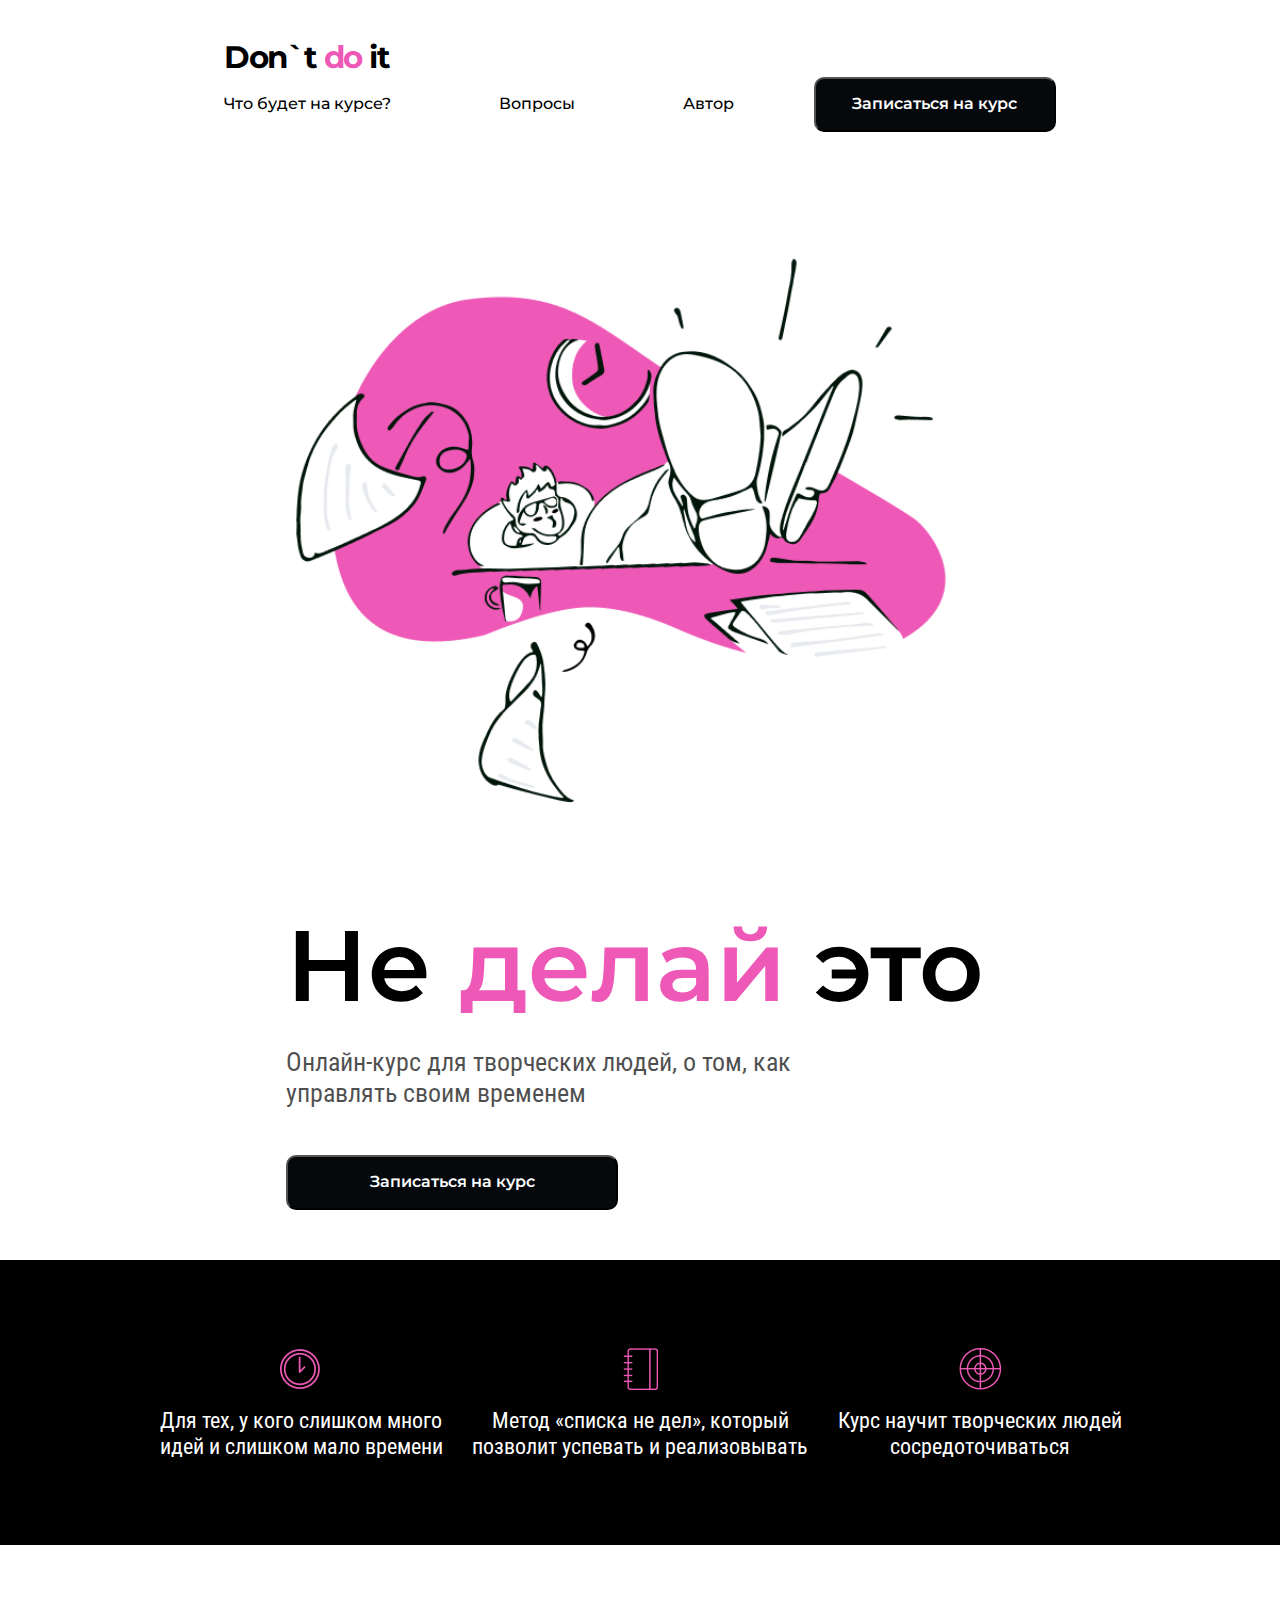
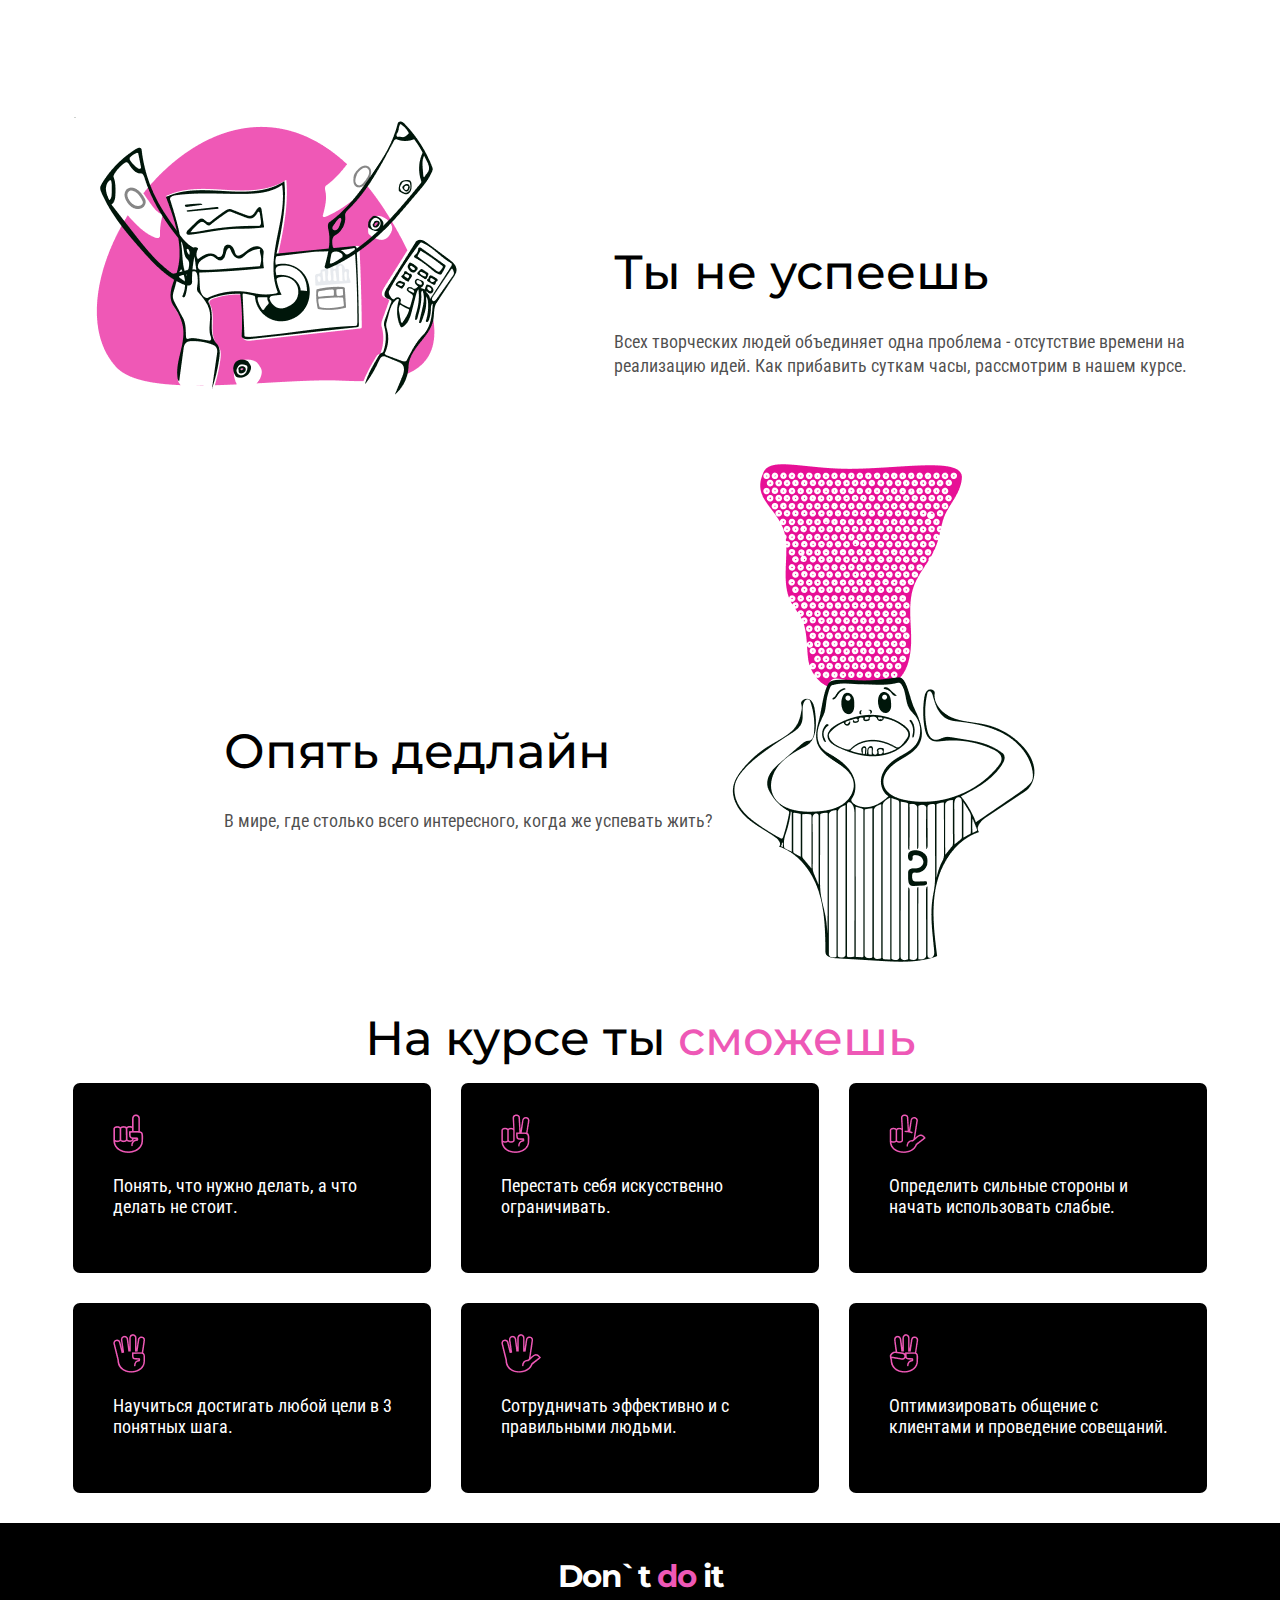
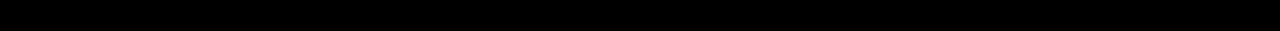
<file: LW10/index.html>
<!DOCTYPE html>
<html lang="ru">

<head>
    <title>Don't do it LW10</title>
    <meta charset="UTF-8" />
    <link rel="stylesheet" href="css/style.css" />
    <meta name="viewport" content="width=device-width, initial-scale=1.0" />
    <link rel="stylesheet" href="css/form_styles.css">
    <link rel="stylesheet" href="css/pop-Up-styles.css">
</head>

<body>
    <script async src="js/popup.js"></script>
    <div class="main_wrap">
        <div class="upper_frame">
            <div class="upper_frame_stripe">
                <div class="upper_frame_stripe_main">
                    <a class="upper_frame_stripe_main_text_bl">Don`t </a>
                    <a class="upper_frame_stripe_main_text_pur">do </a>
                    <a class="upper_frame_stripe_main_text_bl">it</a>
                </div>
                <div class="upper_frame_stripe_sec">
                    <div class="upper-frame-stripe-sec__questions">
                        <a class="upper_frame_stripe_text">Что будет на курсе?</a>
                        <a class="upper_frame_stripe_text">Вопросы</a>
                        <a class="upper_frame_stripe_text">Автор</a>
                    </div>
                    <button class="upper_frame_button">
                        <a class="upper_frame_stripe_button_text">Записаться на курс</a>
                    </button>
                </div>
            </div>
            <div class="upper_frame_main">
                <div class="upper_frame_main_header">
                    <a class="upper_frame_main_header_text_bl">Не </a>
                    <a class="upper_frame_main_header_text_pur">делай </a>
                    <a class="upper_frame_main_header_text_bl">это</a>
                    <div class="upper_frame_main_postext">
                        <a class="upper_frame_main_text">Онлайн-курс для творческих людей, о том, как управлять своим
                            временем</a>
                    </div>
                    <button class="upper_frame_main_button">
                        <a class="upper_frame_button_text">Записаться на курс</a>
                    </button>
                </div>
                <div class="upper_frame_img">
                    <img class="upper-frame__image" src="images/main-image.png" alt="Иллюстрация: не делай это" />
                </div>
            </div>
        </div>
    </div>

    <div class="black_frame">
        <div class="black_frame_collumns">
            <div class="black_frame_col">
                <img class="black_frame_column_img" src="images/time.png" alt="time image" />
                <div class="black_frame_text_time">
                    <a class="black_frame_text ">Для тех, у кого слишком много идей и слишком мало времени</a>
                </div>
            </div>
            <div class="black_frame_col">
                <img class="black_frame_column_img" src="images/notebook.png" alt="notebook image" />
                <div class="black_frame_text_notebook">
                    <a class="black_frame_text">Метод «списка не дел», который позволит успевать и реализовывать</a>
                </div>
            </div>
            <div class="black_frame_col">
                <img class="black_frame_column_img" src="images/target.png" alt="target image" />
                <div class="black_frame_text_target">
                    <a class="black_frame_text">Курс научит творческих людей сосредоточиваться</a>
                </div>
            </div>
        </div>
    </div>

    <div class="main_wrap">
        <div class="sidebar_frame">
            <div class="sidebar_finances">
                <div class="sidebar_left_img">
                    <img class="sidebar-left__image" src="images/finances.png" alt="финансы" />
                </div>
                <div class="sidebar_finances_main">
                    <a class="sidebar_main_header">Ты не успеешь</a>
                    <div class="sidebar_main_postext">
                        <a class="sidebar_main_text">Всех творческих людей объединяет одна проблема - отсутствие времени
                            на
                            реализацию идей. Как прибавить суткам часы, рассмотрим в нашем курсе.</a>
                    </div>
                </div>
            </div>
            <div class="sidebar_mind-blow">
                <div class="sidebar_mind-blow_main">
                    <a class="sidebar_main_header">Опять дедлайн</a>
                    <div class="sidebar_main_postext">
                        <a class="sidebar_main_text">В мире, где столько всего интересного, когда же успевать жить?</a>
                    </div>
                </div>
                <div class="sidebar_right_img">
                    <img class="sidebar-left__image" src="images/mind-blowing.png" alt="mind_blowing" />
                </div>
            </div>
        </div>

        <div class="table_frame">
            <div class="table-frame-head">
                <div class="table_frame-header">
                    <a class="table_frame-header-text-bl">На курсе ты </a>
                    <a class="table_frame-header-text-pur">сможешь</a>
                </div>
            </div>
            <div class="table_frame-tables">
                <div class="table">
                    <img class="table-image" src="images/1-finger.png" alt="1_finger" />
                    <div class="text-table">
                        <a class="table-text">Понять, что нужно делать, а что делать не стоит.</a>
                    </div>
                </div>
                <div class="table">
                    <img class="table-image" src="images/2-finger.png" alt="2_finger" />
                    <div class="text-table">
                        <a class="table-text">Перестать себя искусственно ограничивать.</a>
                    </div>
                </div>
                <div class="table">
                    <img class="table-image" src="images/3-finger.png" alt="3_finger" />
                    <div class="text-table">
                        <a class="table-text">Определить сильные стороны и начать использовать слабые.</a>
                    </div>
                </div>
                <div class="table">
                    <img class="table-image" src="images/4-finger.png" alt="4_finger" />
                    <div class="text-table">
                        <a class="table-text">Научиться достигать любой цели в 3 понятных шага.</a>
                    </div>
                </div>
                <div class="table">
                    <img class="table-image" src="images/5-finger.png" alt="5_finger" />
                    <div class="text-table">
                        <a class="table-text">Сотрудничать эффективно и с правильными людьми.</a>
                    </div>
                </div>
                <div class="table">
                    <img class="table-image" src="images/6-finger.png" alt="6_finger" />
                    <div class="text-table">
                        <a class="table-text">Оптимизировать общение с клиентами и проведение совещаний.</a>
                    </div>
                </div>
            </div>
        </div>
        <div class="bottom_stripe">
            <div class="bottom_stripe-text">
                <a class="bottom_stripe-text-wh">Don`t </a>
                <a class="upper_frame_stripe_main_text_pur">do </a>
                <a class="bottom_stripe-text-wh">it</a>
            </div>
        </div>
    </div>

</body>

</html>
</file>
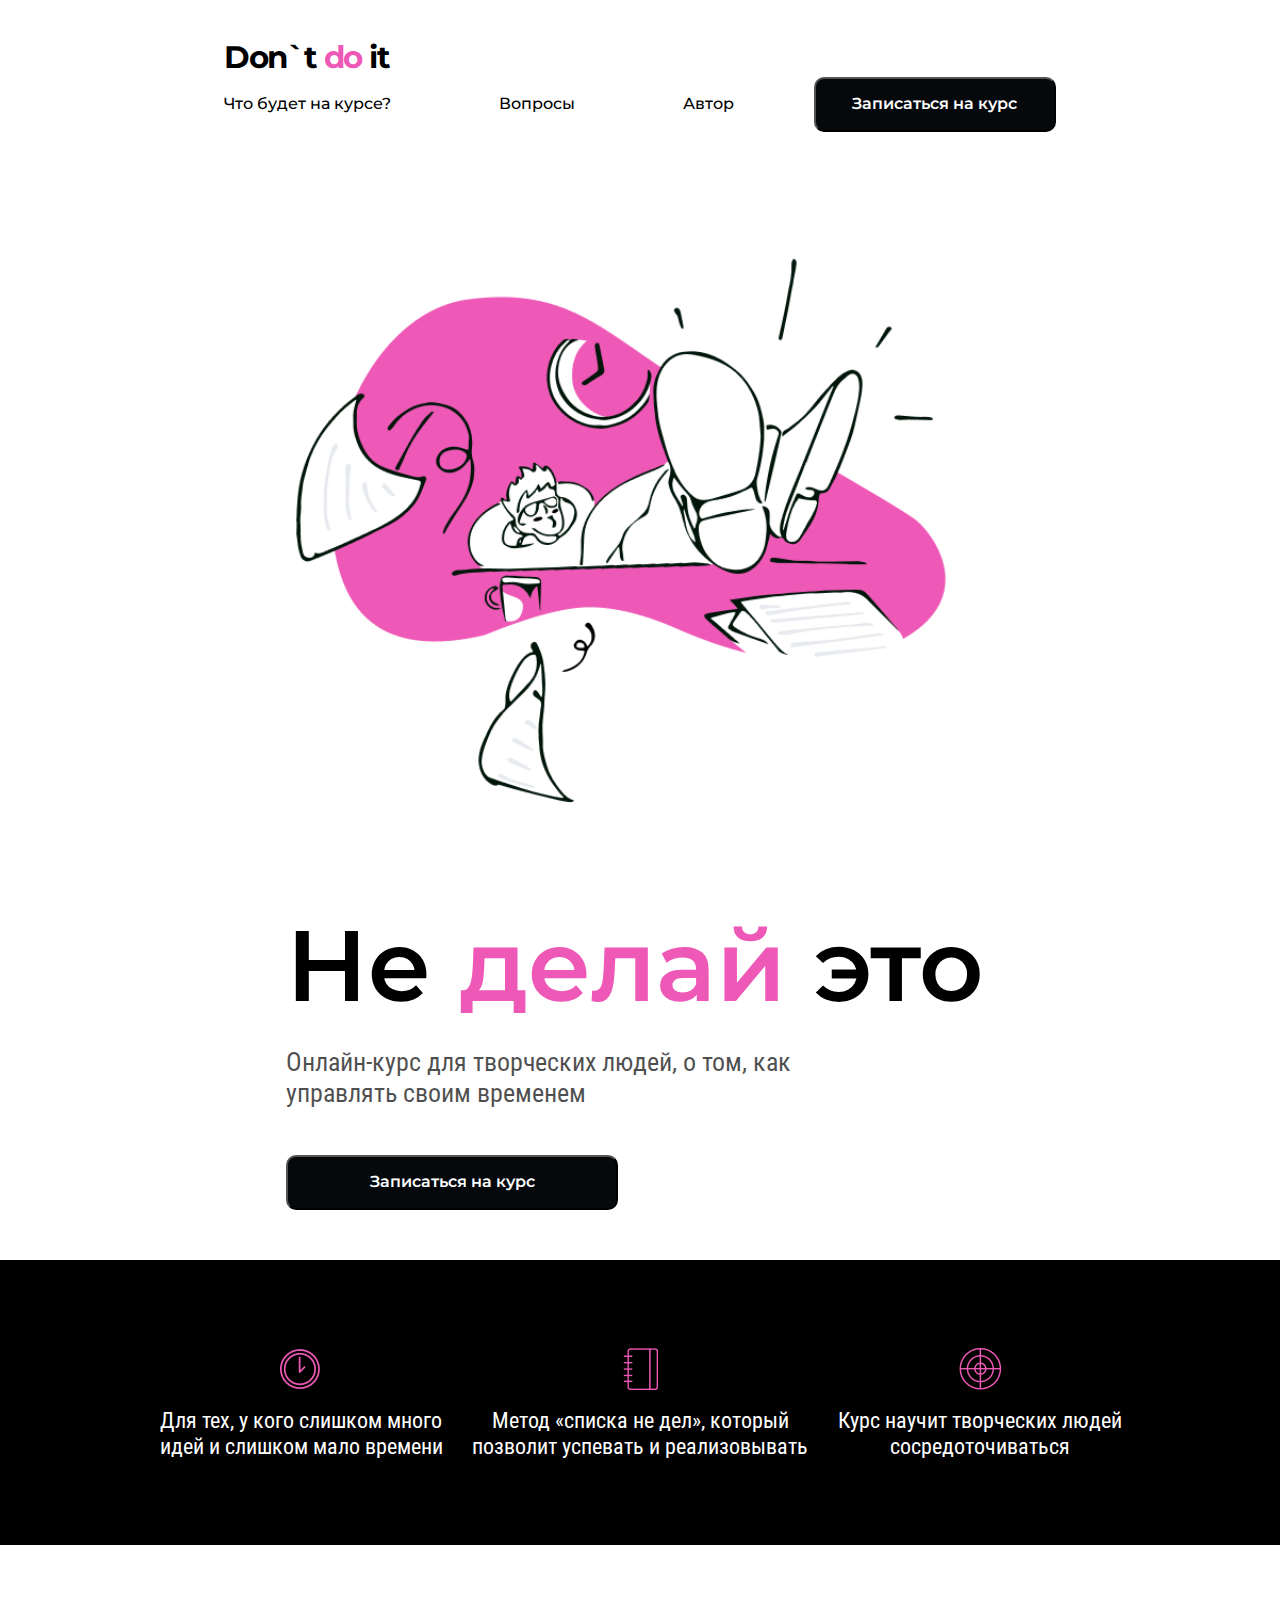
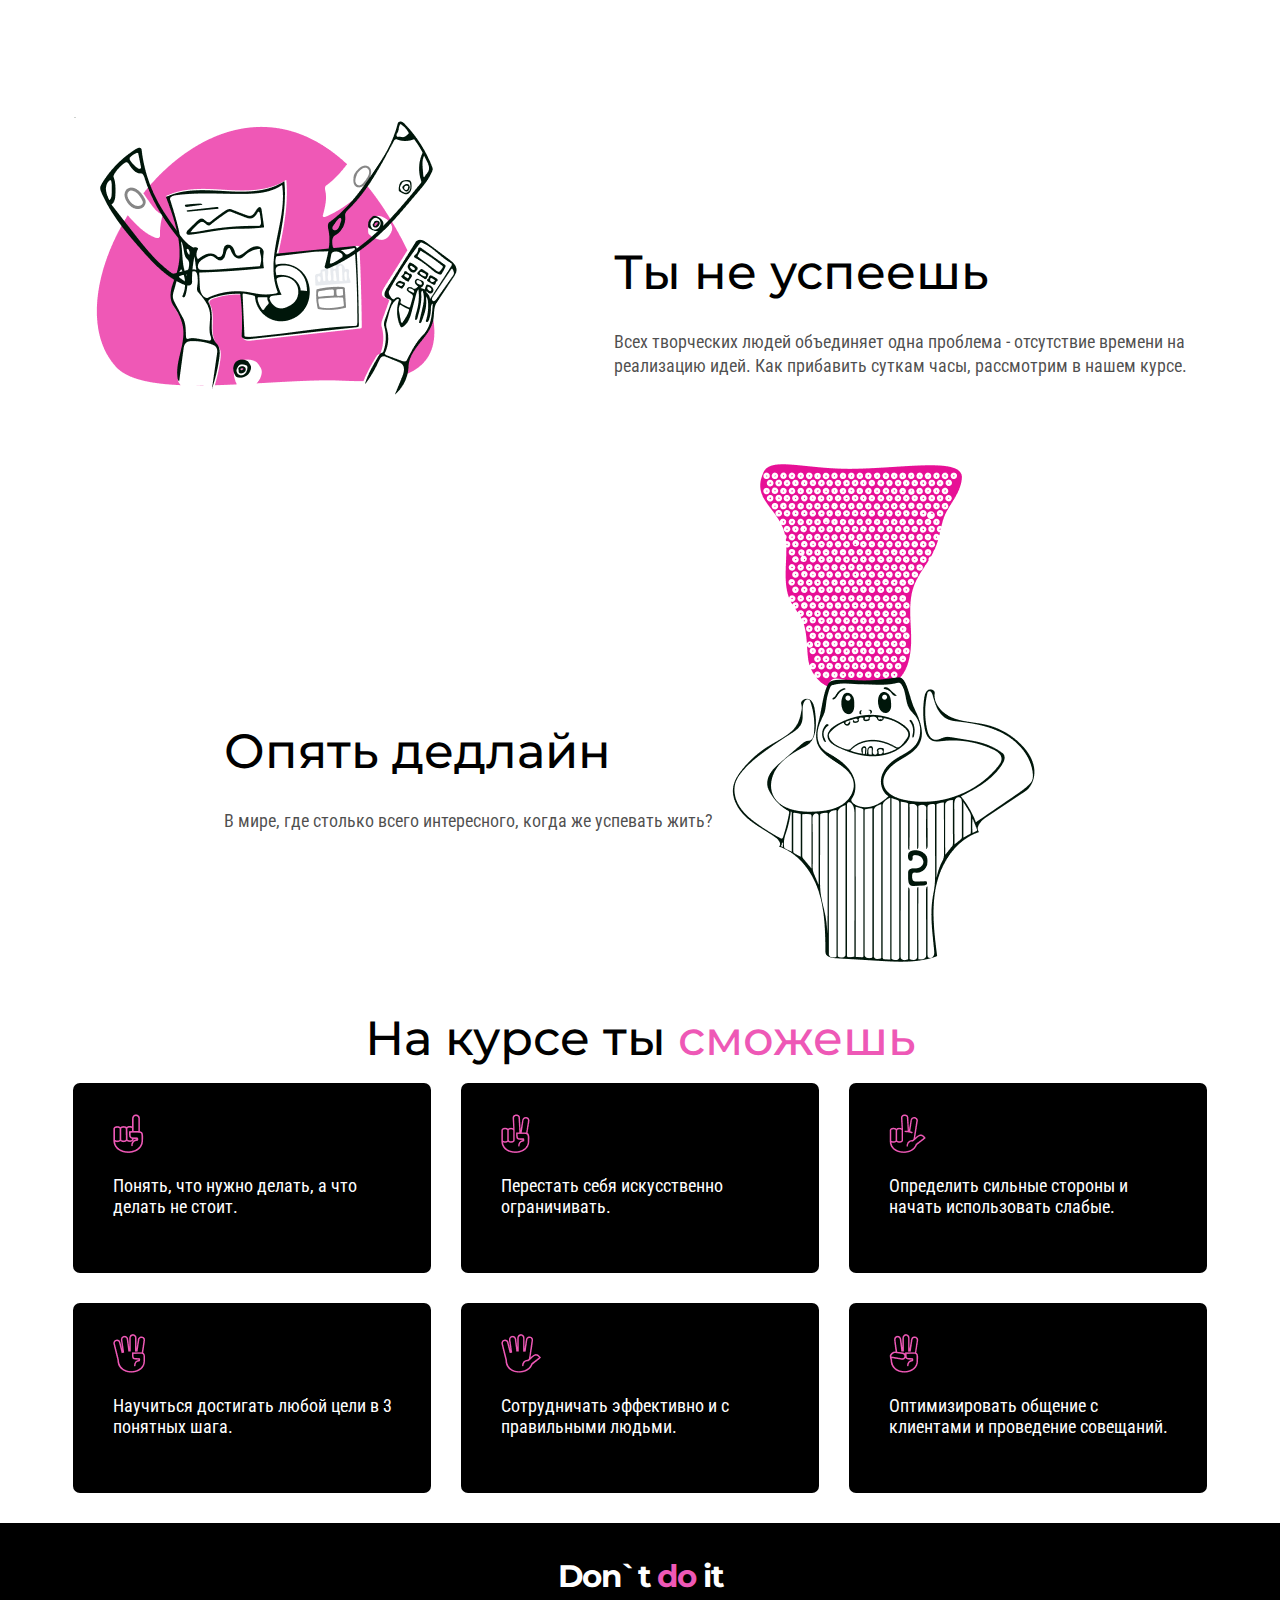
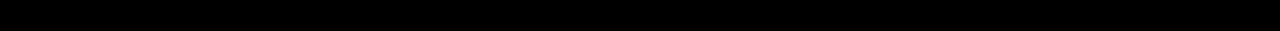
<file: LW11/index.html>
<!DOCTYPE html>
<html lang="ru">

<head>
    <title>Don't do it LW11</title>
    <meta charset="UTF-8" />
    <link rel="stylesheet" href="css/style.css" />
    <meta name="viewport" content="width=device-width, initial-scale=1.0" />
    <link rel="stylesheet" href="css/form_styles.css">
    <link rel="stylesheet" href="css/pop-Up-styles.css">
</head>

<body>
    <script src="js/ajax.js"></script>
    <div class="main_wrap">
        <div class="upper_frame">
            <div class="upper_frame_stripe">
                <div class="upper_frame_stripe_main">
                    <a class="upper_frame_stripe_main_text_bl">Don`t </a>
                    <a class="upper_frame_stripe_main_text_pur">do </a>
                    <a class="upper_frame_stripe_main_text_bl">it</a>
                </div>
                <div class="upper_frame_stripe_sec">
                    <div class="upper-frame-stripe-sec__questions">
                        <a class="upper_frame_stripe_text">Что будет на курсе?</a>
                        <a class="upper_frame_stripe_text">Вопросы</a>
                        <a class="upper_frame_stripe_text">Автор</a>
                    </div>
                    <button class="upper_frame_button">
                        <a class="upper_frame_stripe_button_text">Записаться на курс</a>
                    </button>
                </div>
            </div>
            <div class="upper_frame_main">
                <div class="upper_frame_main_header">
                    <a class="upper_frame_main_header_text_bl">Не </a>
                    <a class="upper_frame_main_header_text_pur">делай </a>
                    <a class="upper_frame_main_header_text_bl">это</a>
                    <div class="upper_frame_main_postext">
                        <a class="upper_frame_main_text">Онлайн-курс для творческих людей, о том, как управлять своим
                            временем</a>
                    </div>
                    <button class="upper_frame_main_button">
                        <a class="upper_frame_button_text">Записаться на курс</a>
                    </button>
                </div>
                <div class="upper_frame_img">
                    <img class="upper-frame__image" src="images/main-image.png" alt="Иллюстрация: не делай это" />
                </div>
            </div>
        </div>
    </div>

    <div class="black_frame">
        <div class="black_frame_collumns">
            <div class="black_frame_col">
                <img class="black_frame_column_img" src="images/time.png" alt="time image" />
                <div class="black_frame_text_time">
                    <a class="black_frame_text ">Для тех, у кого слишком много идей и слишком мало времени</a>
                </div>
            </div>
            <div class="black_frame_col">
                <img class="black_frame_column_img" src="images/notebook.png" alt="notebook image" />
                <div class="black_frame_text_notebook">
                    <a class="black_frame_text">Метод «списка не дел», который позволит успевать и реализовывать</a>
                </div>
            </div>
            <div class="black_frame_col">
                <img class="black_frame_column_img" src="images/target.png" alt="target image" />
                <div class="black_frame_text_target">
                    <a class="black_frame_text">Курс научит творческих людей сосредоточиваться</a>
                </div>
            </div>
        </div>
    </div>

    <div class="main_wrap">
        <div class="sidebar_frame">
            <div class="sidebar_finances">
                <div class="sidebar_left_img">
                    <img class="sidebar-left__image" src="images/finances.png" alt="финансы" />
                </div>
                <div class="sidebar_finances_main">
                    <a class="sidebar_main_header">Ты не успеешь</a>
                    <div class="sidebar_main_postext">
                        <a class="sidebar_main_text">Всех творческих людей объединяет одна проблема - отсутствие времени
                            на
                            реализацию идей. Как прибавить суткам часы, рассмотрим в нашем курсе.</a>
                    </div>
                </div>
            </div>
            <div class="sidebar_mind-blow">
                <div class="sidebar_mind-blow_main">
                    <a class="sidebar_main_header">Опять дедлайн</a>
                    <div class="sidebar_main_postext">
                        <a class="sidebar_main_text">В мире, где столько всего интересного, когда же успевать жить?</a>
                    </div>
                </div>
                <div class="sidebar_right_img">
                    <img class="sidebar-left__image" src="images/mind-blowing.png" alt="mind_blowing" />
                </div>
            </div>
        </div>

        <div class="table_frame">
            <div class="table-frame-head">
                <div class="table_frame-header">
                    <a class="table_frame-header-text-bl">На курсе ты </a>
                    <a class="table_frame-header-text-pur">сможешь</a>
                </div>
            </div>
            <div class="table_frame-tables">
                <div class="table">
                    <img class="table-image" src="images/1-finger.png" alt="1_finger" />
                    <div class="text-table">
                        <a class="table-text">Понять, что нужно делать, а что делать не стоит.</a>
                    </div>
                </div>
                <div class="table">
                    <img class="table-image" src="images/2-finger.png" alt="2_finger" />
                    <div class="text-table">
                        <a class="table-text">Перестать себя искусственно ограничивать.</a>
                    </div>
                </div>
                <div class="table">
                    <img class="table-image" src="images/3-finger.png" alt="3_finger" />
                    <div class="text-table">
                        <a class="table-text">Определить сильные стороны и начать использовать слабые.</a>
                    </div>
                </div>
                <div class="table">
                    <img class="table-image" src="images/4-finger.png" alt="4_finger" />
                    <div class="text-table">
                        <a class="table-text">Научиться достигать любой цели в 3 понятных шага.</a>
                    </div>
                </div>
                <div class="table">
                    <img class="table-image" src="images/5-finger.png" alt="5_finger" />
                    <div class="text-table">
                        <a class="table-text">Сотрудничать эффективно и с правильными людьми.</a>
                    </div>
                </div>
                <div class="table">
                    <img class="table-image" src="images/6-finger.png" alt="6_finger" />
                    <div class="text-table">
                        <a class="table-text">Оптимизировать общение с клиентами и проведение совещаний.</a>
                    </div>
                </div>
            </div>
        </div>
        <div class="bottom_stripe">
            <div class="bottom_stripe-text">
                <a class="bottom_stripe-text-wh">Don`t </a>
                <a class="upper_frame_stripe_main_text_pur">do </a>
                <a class="bottom_stripe-text-wh">it</a>
            </div>
        </div>
    </div>

</body>

</html>
</file>
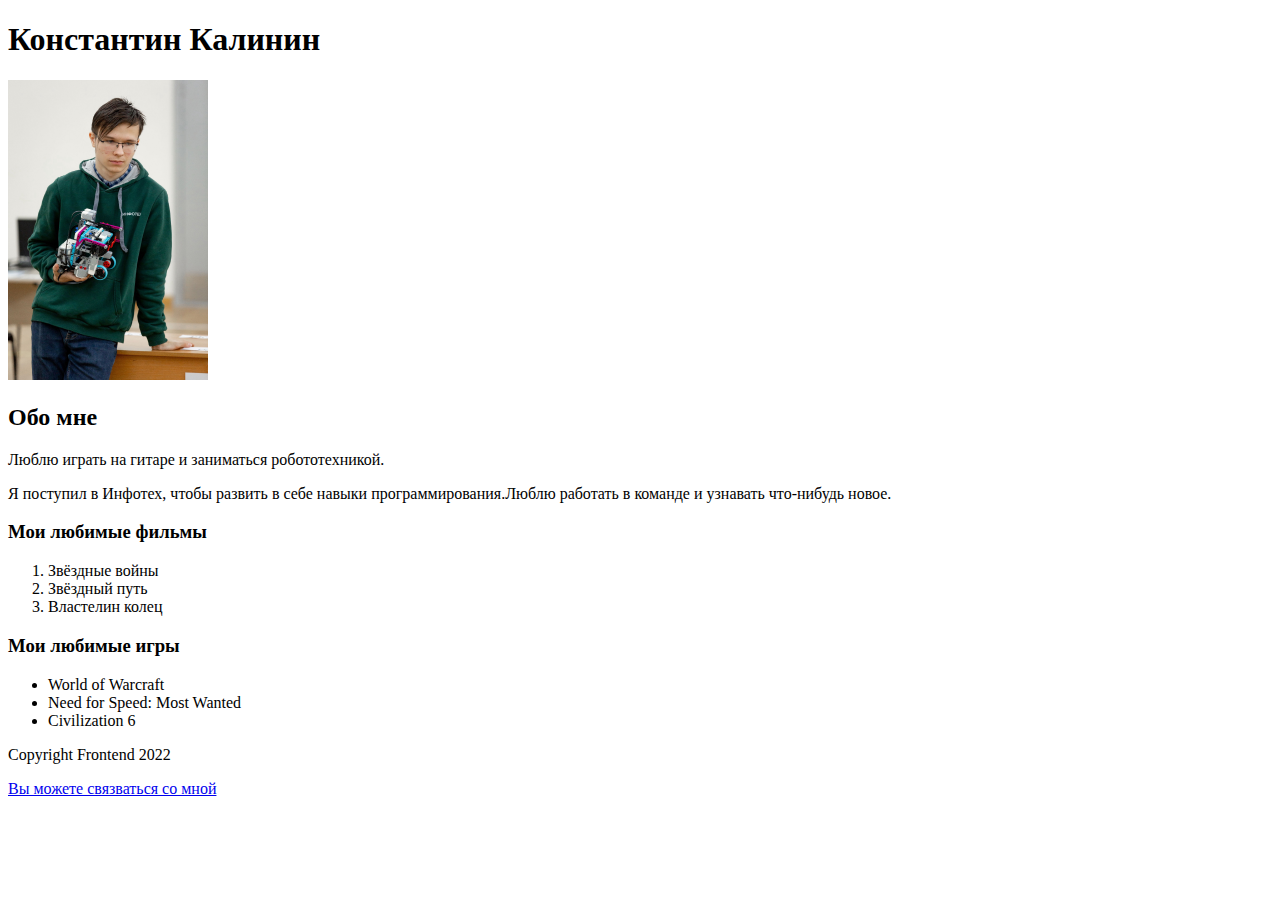
<file: LW4/index.html>
<!DOCTYPE html>
<html lang="ru">
<head>
    <title>Konstantin Kalinin</title>
    <meta charset="utf-8" />
</head>
<body>
  <header>
      <h1>Константин Калинин</h1>
  </header>
  <article>
      <img src="src/img/main_image.jpg" alt="Моё фото" />
      <h2>Обо мне</h2>
      <p>Люблю играть на гитаре и заниматься робототехникой.</p>
      <p>Я поступил в Инфотех, чтобы развить в себе навыки программирования.Люблю работать в команде и  узнавать что-нибудь новое.</p>
      <h3>Мои любимые фильмы</h3>
      <ol>
          <li>Звёздные войны</li>
          <li>Звёздный путь</li>
          <li>Властелин колец</li>
      </ol>
      <h3>Мои любимые игры</h3>
      <ul>
          <li>World of Warcraft</li>
          <li>Need for Speed: Most Wanted</li>
          <li>Civilization 6</li>
      </ul>
  </article>
  <footer>
      <p>Copyright Frontend 2022</p>
      <a href="https://vk.com/thelastswordsman" title="Мой профиль в vk">Вы можете связваться со мной</a>
  </footer>
</body>
</html>
</file>
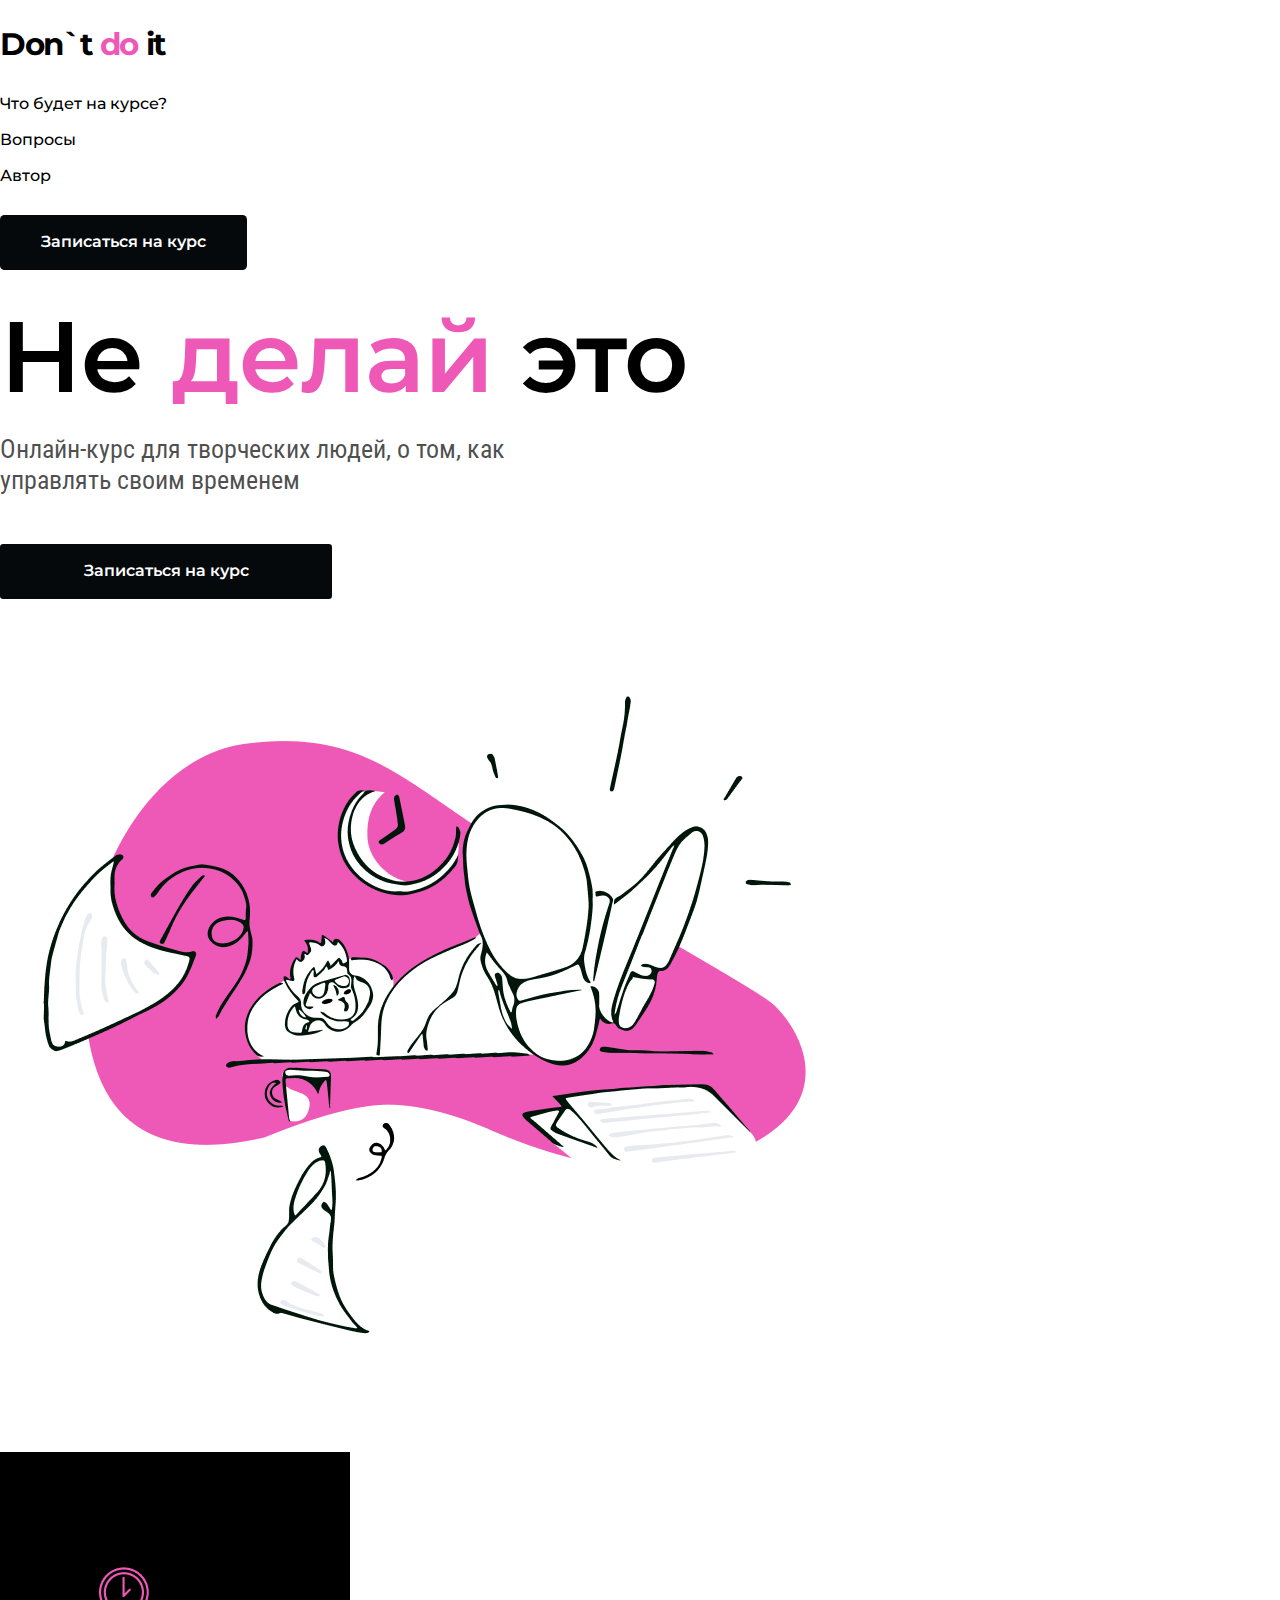
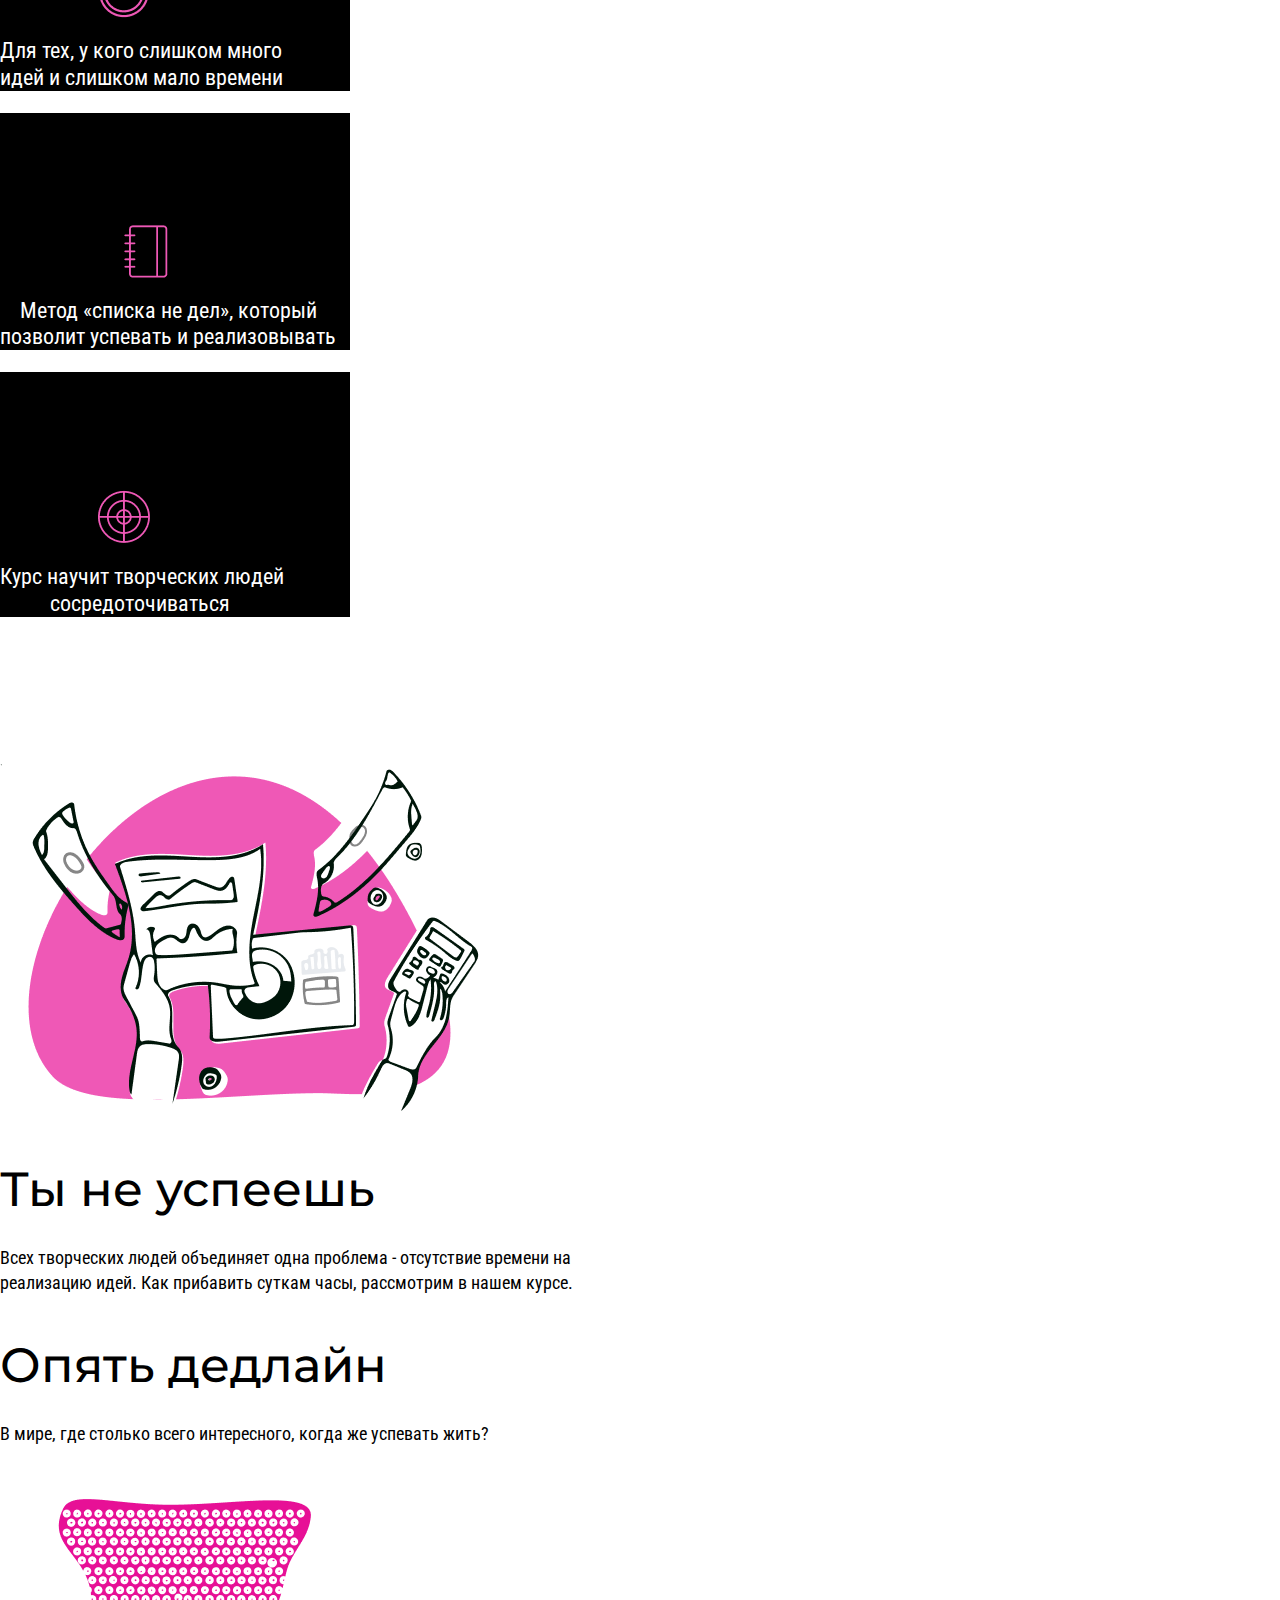
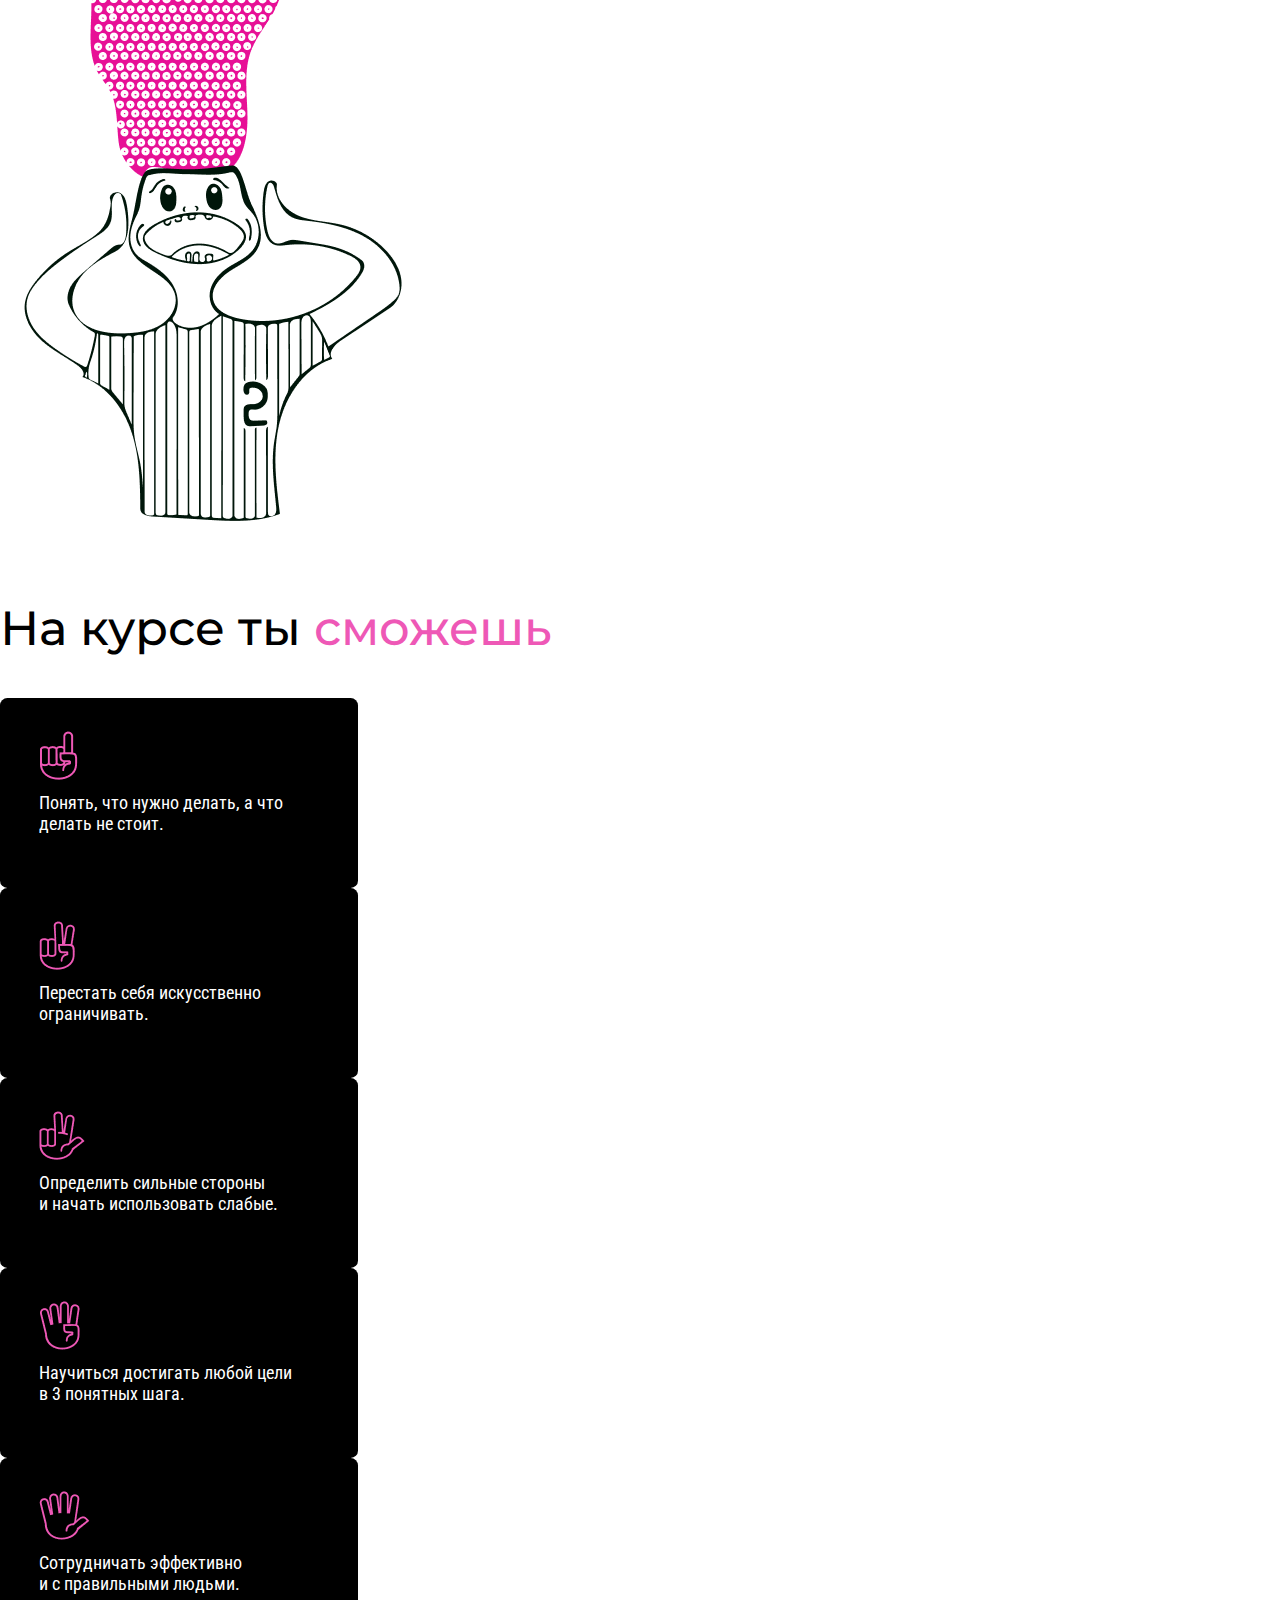
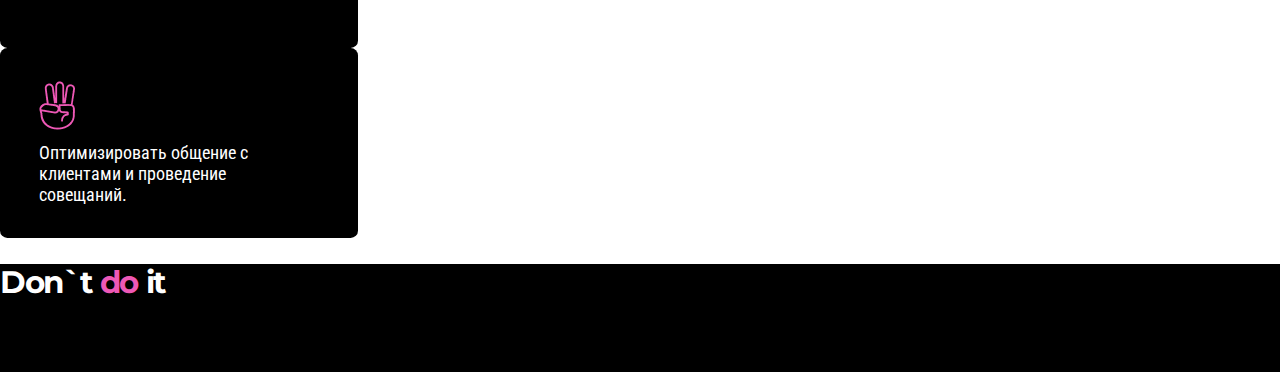
<file: LW5/index.html>
<!DOCTYPE html>
<html lang="ru">
<head>
    <title>Konstantin Kalinin</title>
    <meta charset="utf-8" />
    <link href="css/style.css" rel="stylesheet" />
</head>
<body>
    <div class="main-info">
        <h2 class="logo-title">Don`t <span class="sec-color-title">do </span>it</h2>
        <div class="subtitle">
            <p>Что будет на курсе?</p>
            <p>Вопросы</p>
            <p>Автор</p>
        </div>
        <button class="small-button">
            <p class="text-button">Записаться на курс</p>
        </button>
        <h1 class="main-title">Не <span class="sec-color-title">делай </span>это</h1>
        <div class="info">
            <p class="subtitle-main">Онлайн-курс для творческих людей, о том, как <br /> управлять своим временем</p>
        </div>
        <button class="big-button">
            <p class="text-button">Записаться на курс</p>
        </button>
        <div>
            <img src="images/main_image.png"  alt="don't-do-it" />
        </div>
    </div>
    <div class="tagline">
        <div class="tagline-section">
            <img class="tagline-time" src="images/time.png" alt="time" />
            <p class="tagline-text">Для тех, у кого слишком много <br /> идей и слишком мало времени</p>
        </div>
        <div class="tagline-section">
            <img class="tagline-notebook" src="images/notebook.png" alt="notebook" />
            <p class="tagline-text">&nbsp; &nbsp; Метод «списка не дел», который <br /> позволит успевать и реализовывать</p>
        </div>
        <div class="tagline-section">
            <img class="tagline-target" src="images/target.png" alt="target" />
            <p class="tagline-text">Курс научит творческих людей <br> &nbsp; &nbsp; &nbsp; &nbsp; &nbsp; сосредоточиваться</p>
        </div>
    </div>
    <div>
        <img src="images/finances.png" alt="finances" />
    </div>
    <h2 class="sec-title">Ты не успеешь</h2>
    <p class="sec-subtitle">Всех творческих людей объединяет одна проблема - отсутствие времени на <br /> реализацию идей. Как прибавить суткам часы, рассмотрим в нашем курсе.</p>
    <h2 class="sec-title">Опять дедлайн</h2>
    <p class="sec-subtitle">В мире, где столько всего интересного, когда же успевать жить?</p>
    <div>
        <img src="images/mind_blowing.png" alt="mind-blowing" />
    </div>
    <h2 class="third-title">На курсе ты <span class="sec-color-title">сможешь</span></h2>
    <div class="you-can">
        <div class="you-can-section">
            <img class="you-can-image" src="images/1_finger.png" alt="1-finger" />
            <p class="you-can-text">Понять, что нужно делать, а что <br /> делать не стоит.</p>
        </div>
        <div class="you-can-section">
            <img class="you-can-image" src="images/2_finger.png" alt="2-finger" />
            <p class="you-can-text">Перестать себя искусственно <br /> ограничивать.</p>
        </div>
        <div class="you-can-section">
            <img class="you-can-image" src="images/3_finger.png" alt="3-finger" />
            <p class="you-can-text">Определить сильные стороны <br /> и начать использовать слабые.</p>
        </div>
        <div class="you-can-section">
            <img class="you-can-image" src="images/4_finger.png" alt="4-finger" />
            <p class="you-can-text">Научиться достигать любой цели <br /> в 3 понятных шага.</p>
        </div>
        <div class="you-can-section">
            <img class="you-can-image" src="images/5_finger.png" alt="5-finger" />
            <p class="you-can-text">Сотрудничать эффективно <br /> и с правильными людьми.</p>
        </div>
        <div class="you-can-section">
            <img class="you-can-image" src="images/6_finger.png" alt="6-finger" />
            <p class="you-can-text">Оптимизировать общение с <br /> клиентами и проведение совещаний.</p>
        </div>
    </div>
    <div class="footer">
        <h2 class="footer-title">Don`t <span class="sec-color-title">do </span>it</h2>
    </div>
</body>
</html>
</file>
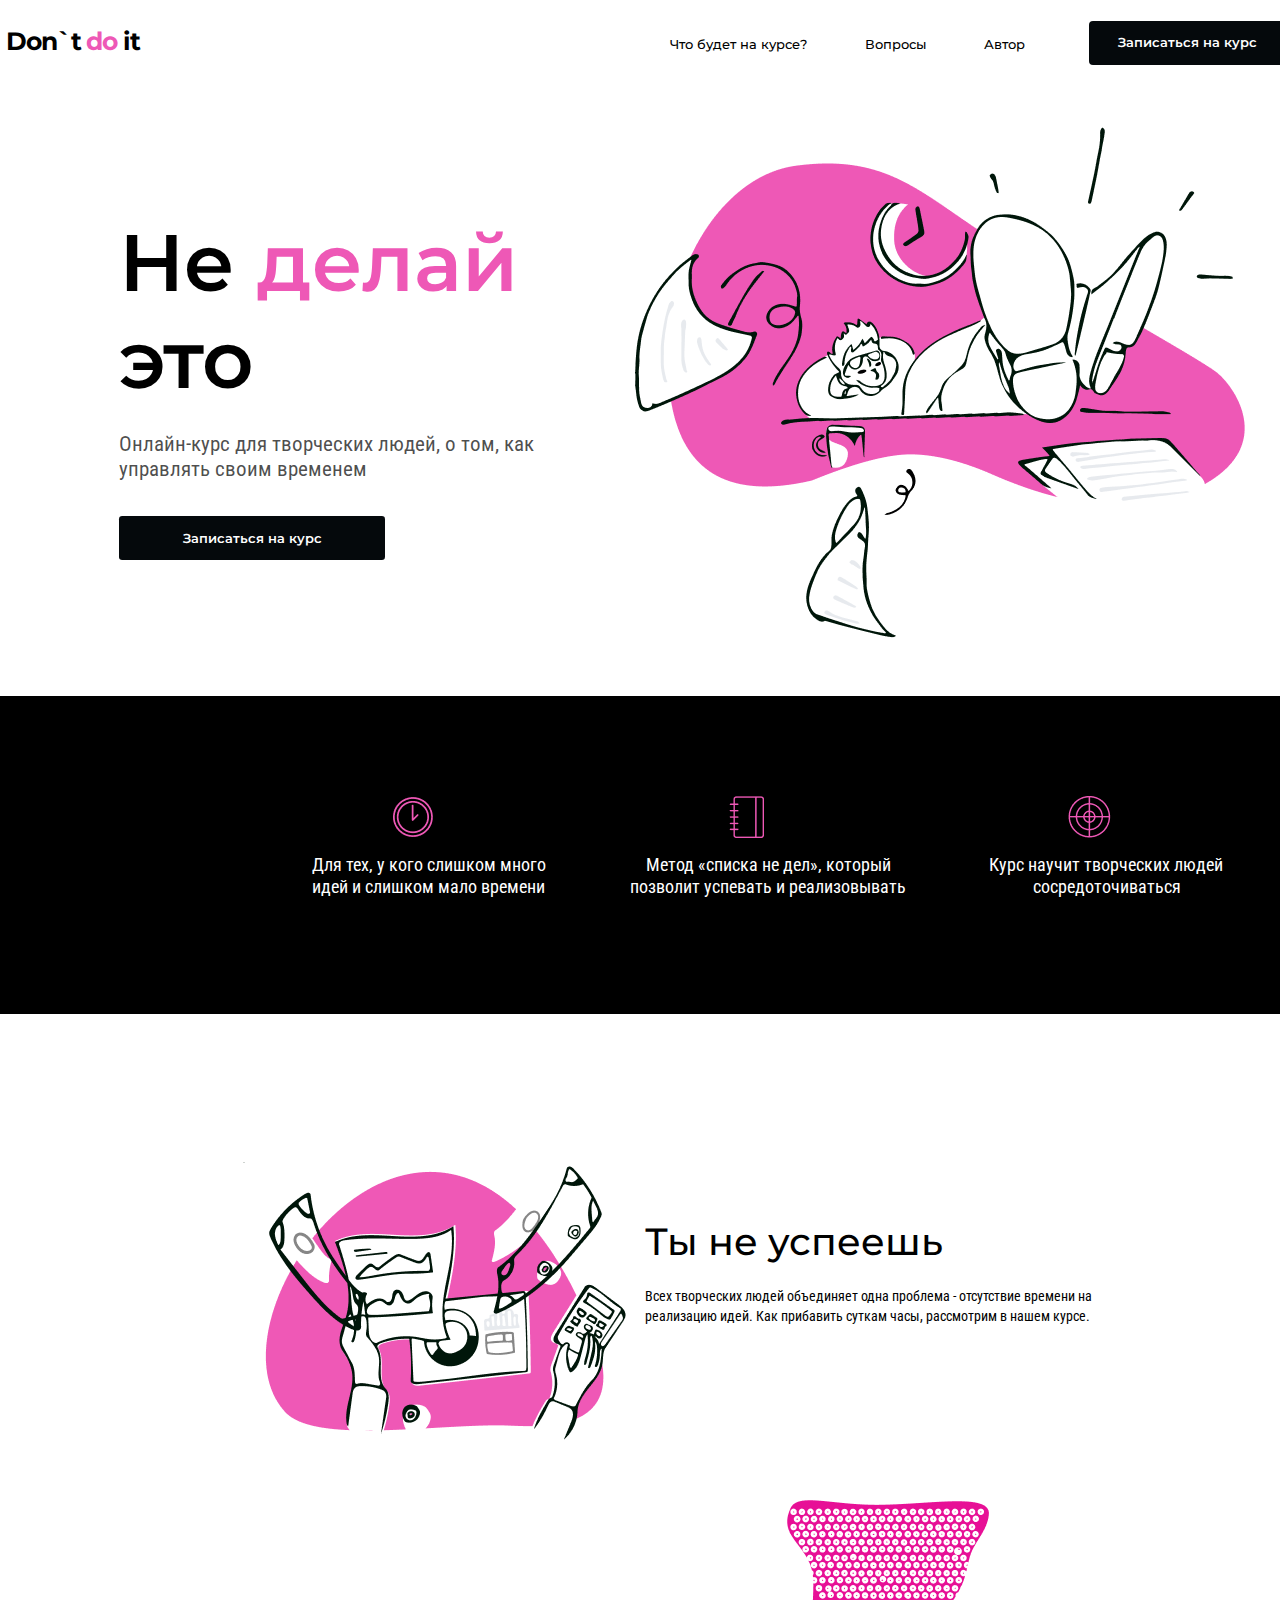
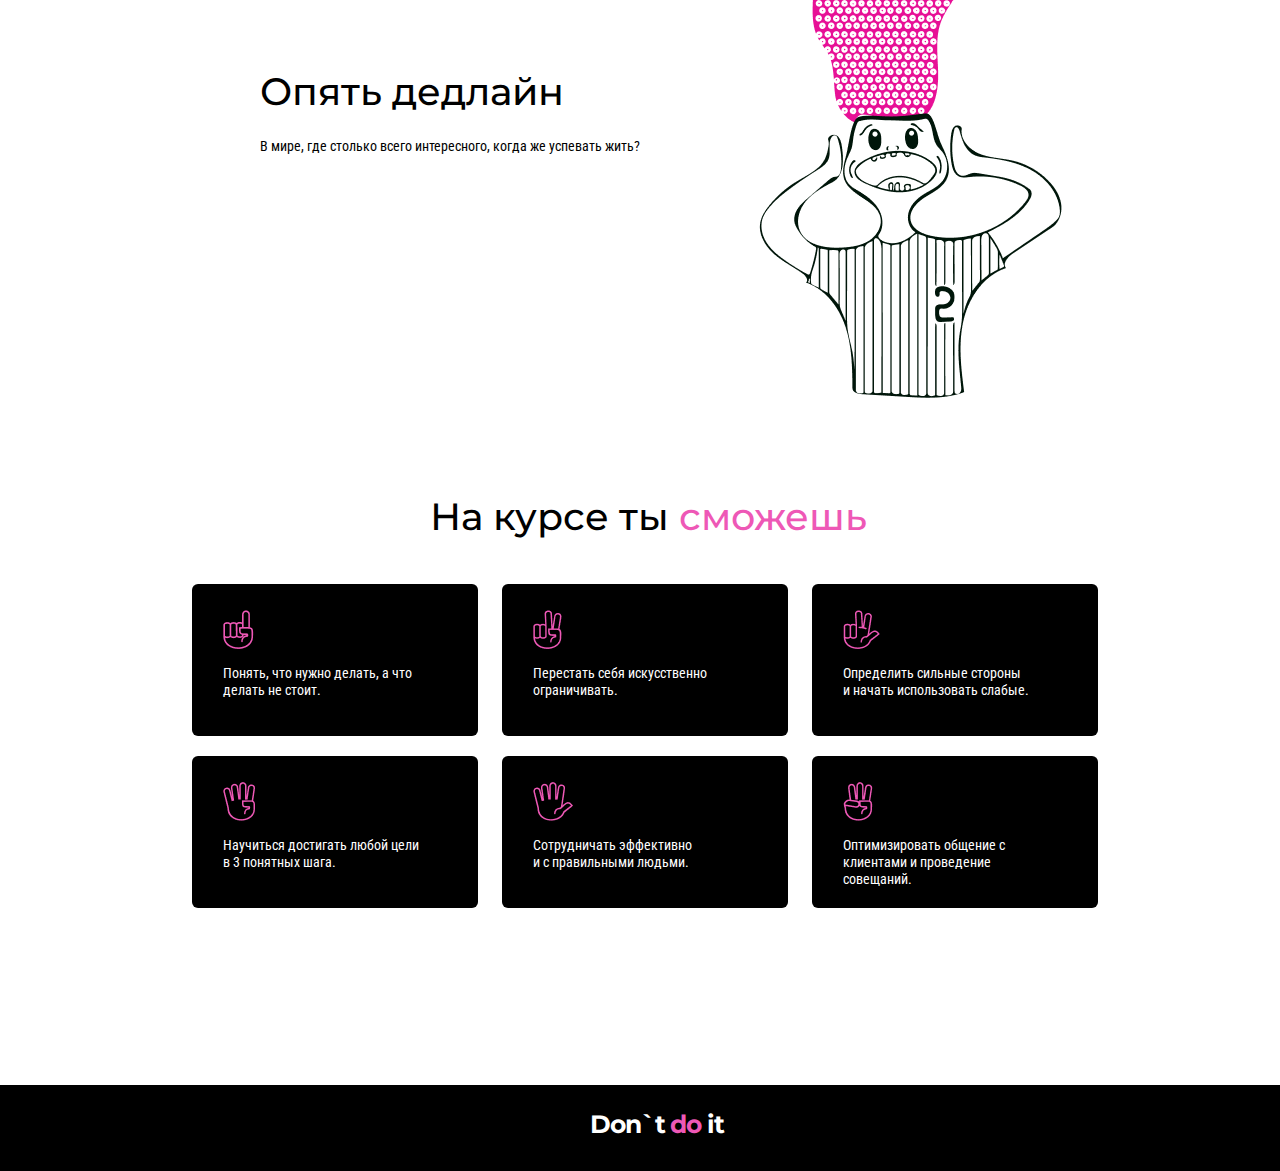
<file: LW6/index.html>
<!DOCTYPE html>
<html lang="ru">
<head>
    <title>Don't do it</title>
    <meta charset="utf-8" />
    <link href="css/style.css" rel="stylesheet" />
</head>
<body>
    <div class="header">
        <h2 class="logo-title">Don`t <span class="sec-color-title">do </span>it</h2>
        <div class="subtitle">
            <p class="sub-text">Что будет на курсе?</p>
            <p class="sub-text">Вопросы</p>
            <p class="sub-text">Автор</p>
        </div>
        <button class="small-button">
            Записаться на курс
        </button>
    </div>
    <div class="info-wrap">
        <div class="left-info">
            <div class="section-info">
                <h1 class="main-title">Не <span class="sec-color-title">делай </span>это</h1>
                <p class="info">Онлайн-курс для творческих людей, о том, как <br /> управлять своим временем</p>
                <button class="big-button">
                    <p class="text-button">Записаться на курс</p>
                </button>
            </div>
        </div>
        <div class="right-info">
            <img class="info-image" src="images/main-image.png"  alt="don't-do-it" />
        </div>
    </div>
    <div class="tagline">
        <div class="tagline-background">
            <div class="tagline-section">
                <img class="tagline-time" src="images/time.png" alt="time" />
                <p class="tagline-text">Для тех, у кого слишком много <br /> идей и слишком мало времени</p>
            </div>
            <div class="tagline-section">
                <img class="tagline-notebook" src="images/notebook.png" alt="notebook" />
                <p class="tagline-text">&nbsp; &nbsp; Метод «списка не дел», который <br /> позволит успевать и реализовывать</p>
            </div>
            <div class="tagline-section">
                <img class="tagline-target" src="images/target.png" alt="target" />
                <p class="tagline-text">Курс научит творческих людей <br> &nbsp; &nbsp; &nbsp; &nbsp; &nbsp; &nbsp;сосредоточиваться</p>
            </div>
        </div>
    </div>
    <div class="you-cant-catch">
        <div class="left-wrap">
            <img src="images/finances.png" alt="finances" />
        </div>
        <div class="right-wrap">
            <h2 class="sec-title">Ты не успеешь</h2>
            <p class="sec-subtitle">Всех творческих людей объединяет одна проблема - отсутствие времени на <br /> реализацию идей. Как прибавить суткам часы, рассмотрим в нашем курсе.</p>
        </div>
    </div>
    <div class="deadline-again">
        <div class="deadline-text">
            <h2 class="sec-title">Опять дедлайн</h2>
            <p class="sec-subtitle">В мире, где столько всего интересного, когда же успевать жить?</p>
        </div>
        <div class="deadline-image">
            <img src="images/mind-blowing.png" alt="mind-blowing" />
        </div>
    </div>
    <h2 class="third-title">На курсе ты <span class="sec-color-title">сможешь</span></h2>
    <div class="you-can-wrap">
        <div class="you-can-floor1">
            <div class="you-can-section">
                <img class="you-can-image" src="images/1-finger.png" alt="1-finger" />
                <p class="you-can-text">Понять, что нужно делать, а что <br /> делать не стоит.</p>
            </div>
            <div class="you-can-section">
                <img class="you-can-image" src="images/2-finger.png" alt="2-finger" />
                <p class="you-can-text">Перестать себя искусственно <br /> ограничивать.</p>
            </div>
            <div class="you-can-section">
                <img class="you-can-image" src="images/3-finger.png" alt="3-finger" />
                <p class="you-can-text">Определить сильные стороны <br /> и начать использовать слабые.</p>
            </div>
        </div>
        <div class="you-can-floor2">
            <div class="you-can-section">
                <img class="you-can-image" src="images/4-finger.png" alt="4-finger" />
                <p class="you-can-text">Научиться достигать любой цели <br /> в 3 понятных шага.</p>
            </div>
            <div class="you-can-section">
                <img class="you-can-image" src="images/5-finger.png" alt="5-finger" />
                <p class="you-can-text">Сотрудничать эффективно <br /> и с правильными людьми.</p>
            </div>
            <div class="you-can-section">
                <img class="you-can-image" src="images/6-finger.png" alt="6-finger" />
                <p class="you-can-text">Оптимизировать общение с <br /> клиентами и проведение совещаний.</p>
            </div>
        </div>
    </div>
    <div class="footer">
        <h2 class="footer-title">Don`t <span class="sec-color-title"> do </span> it</h2>
    </div>
</body>
</html>
</file>
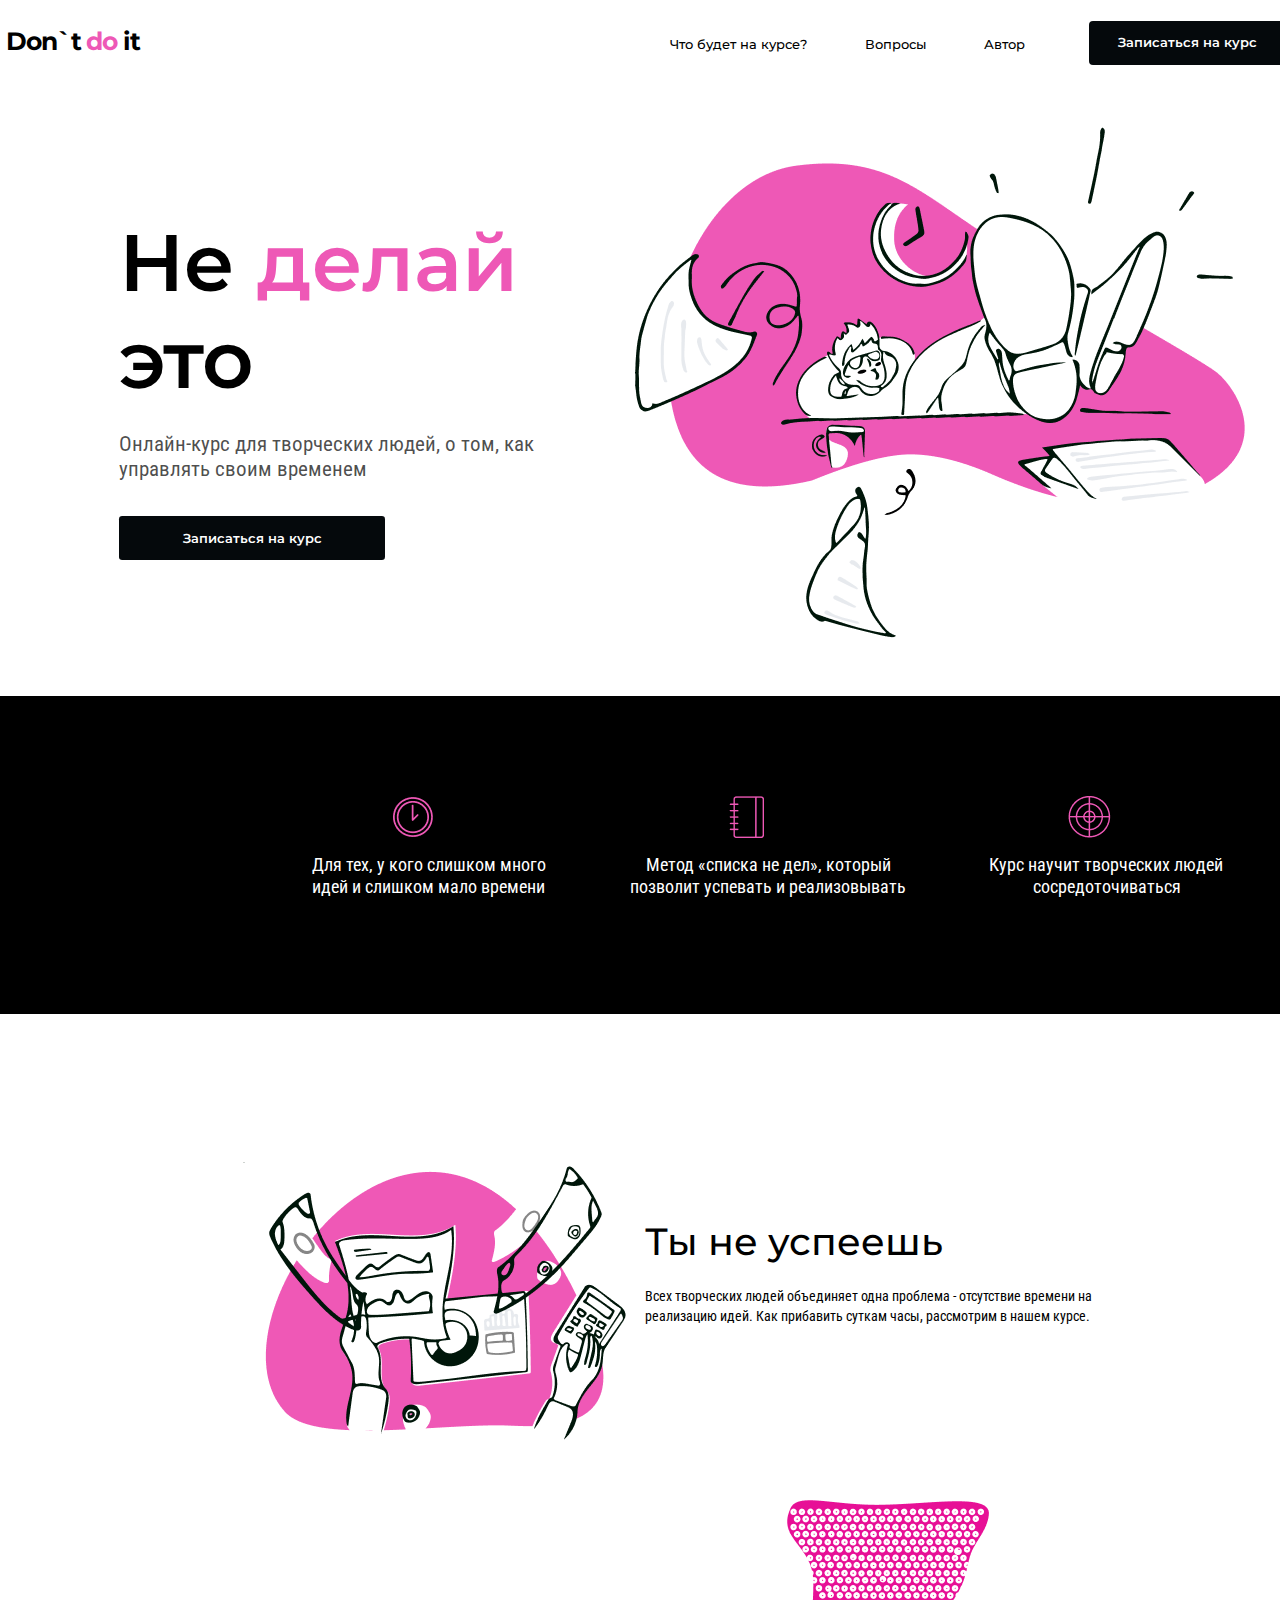
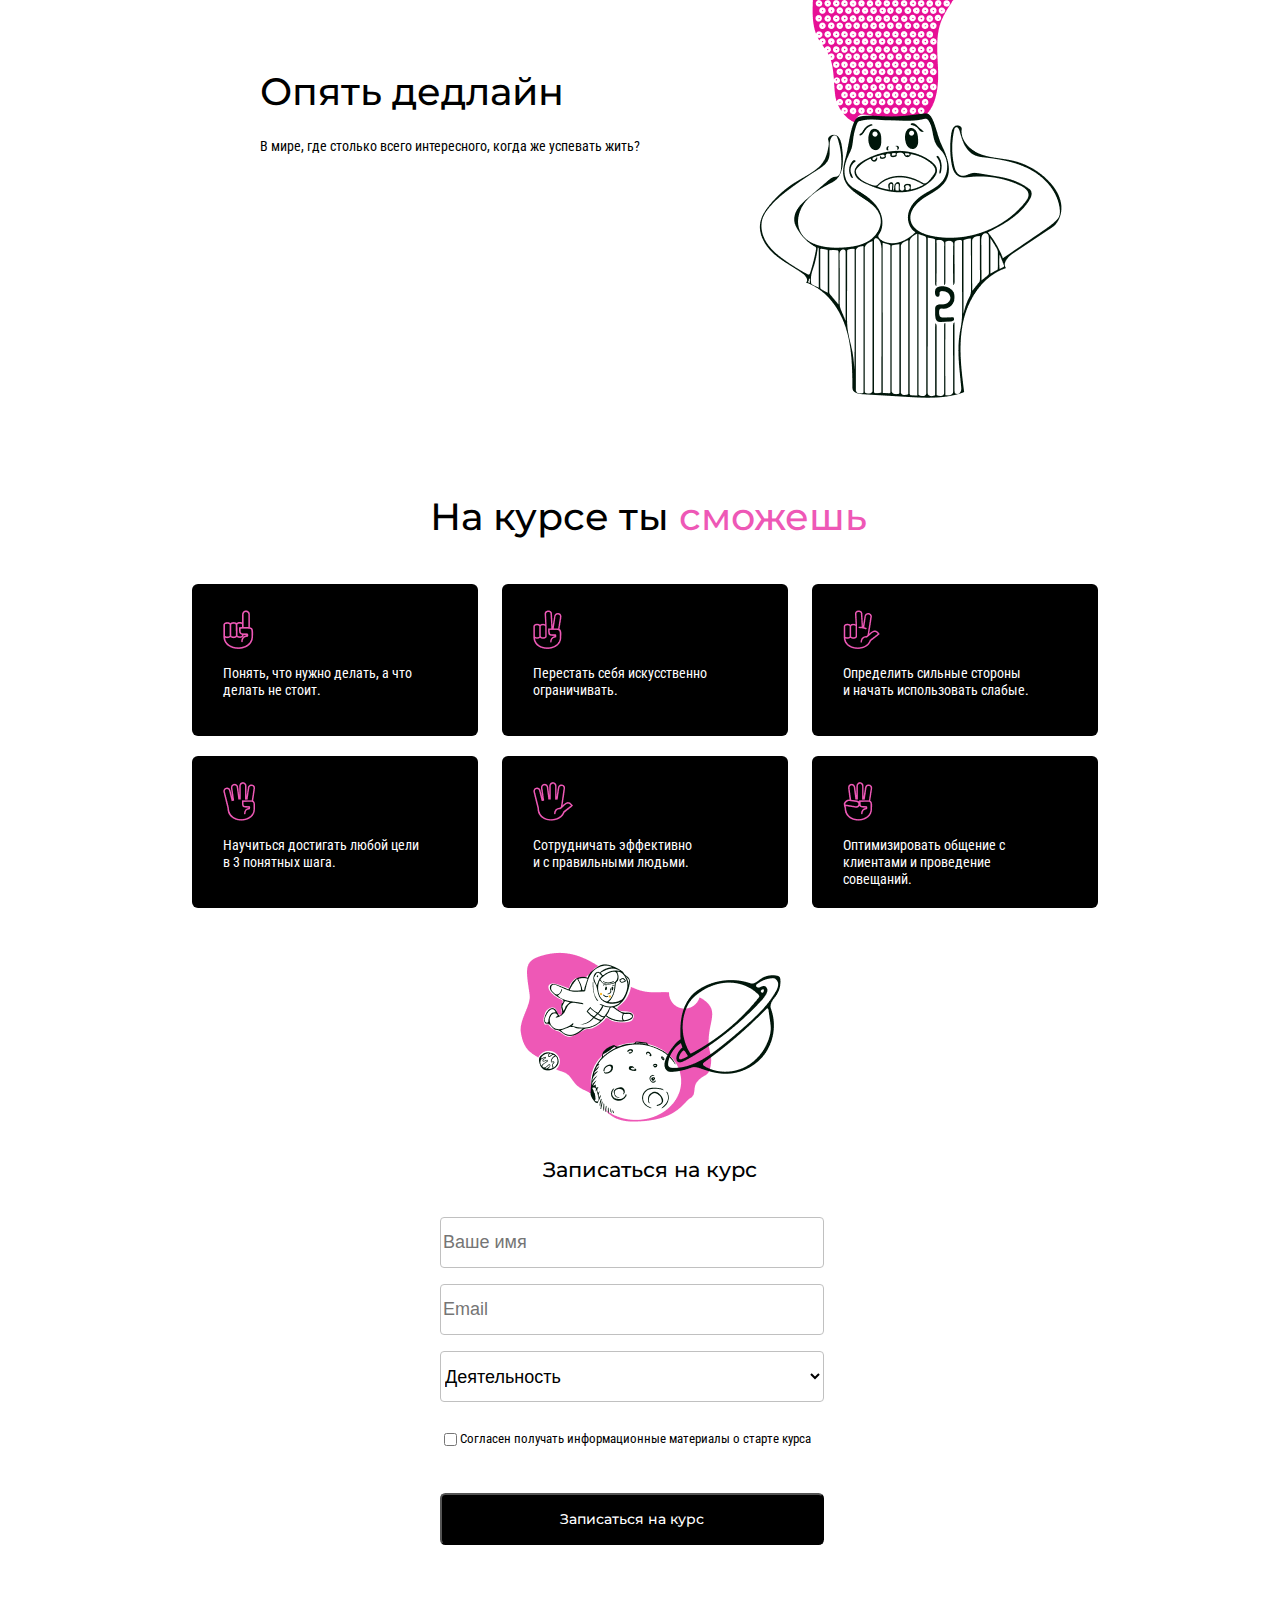
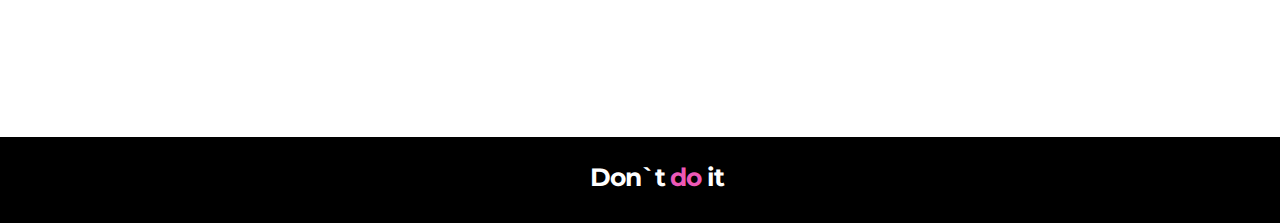
<file: LW8/index.html>
<!DOCTYPE html>
<html lang="ru">
<head>
    <title>Don't do it</title>
    <meta charset="utf-8"/>
    <link href="css/style.css" rel="stylesheet"/>
</head>
<body>
<div class="header">
    <h2 class="logo-title">Don`t <span class="sec-color-title">do </span>it</h2>
    <div class="subtitle">
        <p class="sub-text">Что будет на курсе?</p>
        <p class="sub-text">Вопросы</p>
        <p class="sub-text">Автор</p>
    </div>
    <button class="small-button">
        Записаться на курс
    </button>
</div>
<div class="info-wrap">
    <div class="left-info">
        <div class="section-info">
            <h1 class="main-title">Не <span class="sec-color-title">делай </span>это</h1>
            <p class="info">Онлайн-курс для творческих людей, о том, как <br/> управлять своим временем</p>
            <button class="big-button">
                <p class="text-button">Записаться на курс</p>
            </button>
        </div>
    </div>
    <div class="right-info">
        <img class="info-image" src="images/main-image.png" alt="don't-do-it"/>
    </div>
</div>
<div class="tagline">
    <div class="tagline-background">
        <div class="tagline-section">
            <img class="tagline-time" src="images/time.png" alt="time"/>
            <p class="tagline-text">Для тех, у кого слишком много <br/> идей и слишком мало времени</p>
        </div>
        <div class="tagline-section">
            <img class="tagline-notebook" src="images/notebook.png" alt="notebook"/>
            <p class="tagline-text">&nbsp; &nbsp; Метод «списка не дел», который <br/> позволит успевать и реализовывать
            </p>
        </div>
        <div class="tagline-section">
            <img class="tagline-target" src="images/target.png" alt="target"/>
            <p class="tagline-text">Курс научит творческих людей <br> &nbsp; &nbsp; &nbsp; &nbsp; &nbsp; &nbsp;сосредоточиваться
            </p>
        </div>
    </div>
</div>
<div class="you-cant-catch">
    <div class="left-wrap">
        <img src="images/finances.png" alt="finances"/>
    </div>
    <div class="right-wrap">
        <h2 class="sec-title">Ты не успеешь</h2>
        <p class="sec-subtitle">Всех творческих людей объединяет одна проблема - отсутствие времени на <br/> реализацию
            идей. Как прибавить суткам часы, рассмотрим в нашем курсе.</p>
    </div>
</div>
<div class="deadline-again">
    <div class="deadline-text">
        <h2 class="sec-title">Опять дедлайн</h2>
        <p class="sec-subtitle">В мире, где столько всего интересного, когда же успевать жить?</p>
    </div>
    <div class="deadline-image">
        <img src="images/mind-blowing.png" alt="mind-blowing"/>
    </div>
</div>
<h2 class="third-title">На курсе ты <span class="sec-color-title">сможешь</span></h2>
<div class="you-can-wrap">
    <div class="you-can-floor1">
        <div class="you-can-section">
            <img class="you-can-image" src="images/1-finger.png" alt="1-finger"/>
            <p class="you-can-text">Понять, что нужно делать, а что <br/> делать не стоит.</p>
        </div>
        <div class="you-can-section">
            <img class="you-can-image" src="images/2-finger.png" alt="2-finger"/>
            <p class="you-can-text">Перестать себя искусственно <br/> ограничивать.</p>
        </div>
        <div class="you-can-section">
            <img class="you-can-image" src="images/3-finger.png" alt="3-finger"/>
            <p class="you-can-text">Определить сильные стороны <br/> и начать использовать слабые.</p>
        </div>
    </div>
    <div class="you-can-floor2">
        <div class="you-can-section">
            <img class="you-can-image" src="images/4-finger.png" alt="4-finger"/>
            <p class="you-can-text">Научиться достигать любой цели <br/> в 3 понятных шага.</p>
        </div>
        <div class="you-can-section">
            <img class="you-can-image" src="images/5-finger.png" alt="5-finger"/>
            <p class="you-can-text">Сотрудничать эффективно <br/> и с правильными людьми.</p>
        </div>
        <div class="you-can-section">
            <img class="you-can-image" src="images/6-finger.png" alt="6-finger"/>
            <p class="you-can-text">Оптимизировать общение с <br/> клиентами и проведение совещаний.</p>
        </div>
    </div>
</div>
<div class="form-wrap">
    <img class="image-welcome" src="images/welcome.png" alt="welcome">
    <h2 class="form-text">Записаться на курс</h2>
    <form class="form-section" action="register.php" method="POST">
        <label>
            <input class="input-wrap" type="text" name="name" placeholder="Ваше имя"/>
        </label>
        <label>
            <input class="input-wrap" type="text" name="email" placeholder="Email"/>
        </label>
            <select name="%activity%" class="input-wrap">
                <option selected disabled>Деятельность</option>
                <option value="programmer">Программист</option>
                <option value="designer">Дизайнер</option>
                <option value="marketer">Маркетолог</option>
            </select>
        <div class="checkbox-block-wrap">
            <input type="checkbox" id="subscribeNews" name="subscribe" value="newsletter" class="subscribe-block">
            <label for="subscribeNews" class="checkbox-text">Согласен получать информационные материалы о старте курса</label>
        </div>
        <p>
            <input type="submit" class="submit-block" value="Записаться на курс"/>
        </p>
    </form>
</div>
<div class="footer">
    <h2 class="footer-title">Don`t <span class="sec-color-title"> do </span> it</h2>
</div>
</body>
</html>
</file>
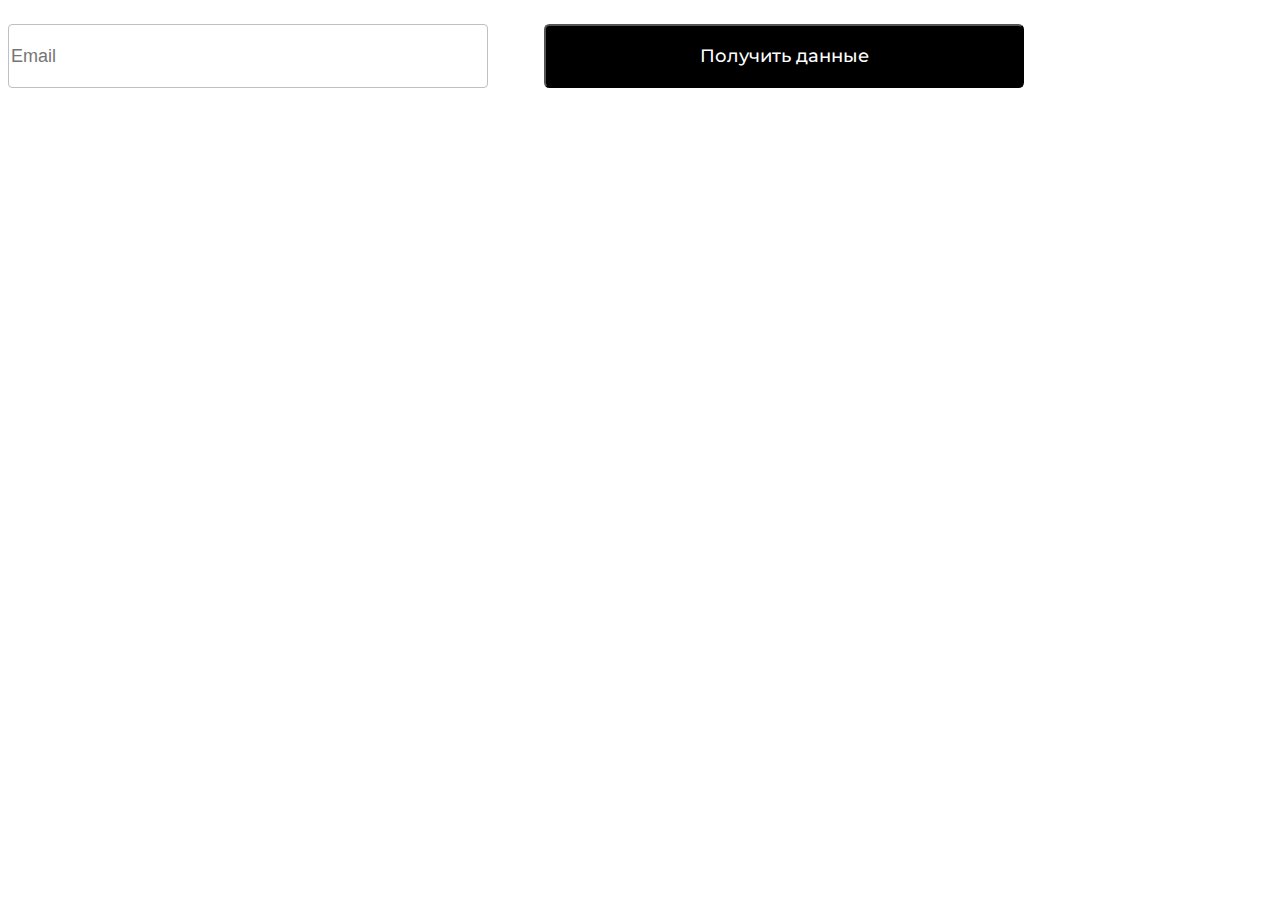
<file: LW8/form.html>
<!DOCTYPE html>
<html lang="en">
<head>
    <meta charset="UTF-8" />
    <link href="css/style-form.css" rel="stylesheet" />
    <title>Form</title>
</head>
<body>
<form class="form-section" action="answer.php" method="POST">
    <label>
        <input class="input-wrap" type="text" name="email" placeholder="Email"/>
    </label>
    <p>
        <input type="submit" class="submit-block" value="Получить данные"/>
    </p>
</form>
</body>
</html>
</file>
<file: LW10/css/style.css>
@import url('https://fonts.googleapis.com/css2?family=Montserrat:wght@500;600;700&display=swap');
@import url('https://fonts.googleapis.com/css2?family=Roboto+Condensed&display=swap');

body {
    width: 100%;
    margin: 0;
}

.main_wrap {
    margin: 0;
    width: 100%
}

.upper_frame {
    margin: 0;
}

.upper_frame_stripe {
    margin: 30px auto 43px auto;
    display: flex;
    justify-content: space-between;
    max-width: 65vw;
    padding: 0 30px 0 30px;
    flex-wrap: wrap

}

.upper_frame_stripe_main {
    margin: 9px 0 0 0;
    padding-right: 32px;
}

.upper_frame_stripe_sec {
    margin: 0;
    display: flex;
    align-items: center;
    /*flex-wrap: wrap*/
}

.upper-frame-stripe-sec__questions {
    margin: 0;
    padding-right: 80px;

    width: 520px;
    display: flex;
    justify-content: space-between;
}

.upper_frame_button {
    margin: 0;
    border-radius: 10px;
    cursor: pointer;
    width: 247px;
    height: 55px;
    color: #05090C;
    background: #05090C
}

.upper_frame_stripe_button_text {
    margin: 18px 0 17px 0;
    font-family: 'Montserrat', serif;
    font-style: normal;
    font-weight: 600;
    font-size: 16px;
    line-height: 16px;

    text-align: center;
    color: white
}

.upper_frame_button_text {
    font-family: 'Montserrat', serif;
    font-style: normal;
    font-weight: 600;
    font-size: 16px;
    line-height: 16px;

    text-align: center;
    color: white
}

.upper_frame_stripe_main_text_bl {
    width: 203px;
    height: 40px;
    top: 5px;

    font-family: 'Montserrat', serif;
    font-style: normal;
    font-weight: 700;
    font-size: 31px;
    line-height: 122.33%;
    letter-spacing: -0.045em;
    color: black
}

.upper_frame_stripe_main_text_pur {
    width: 203px;
    height: 40px;
    left: 0;
    top: 5px;

    font-family: 'Montserrat', serif;
    font-style: normal;
    font-weight: 700;
    font-size: 31px;
    line-height: 122.33%;
    letter-spacing: -0.045em;

    color: #ee58b6
}

.upper_frame_stripe_text {
    font-family: 'Montserrat', serif;
    font-style: normal;
    font-weight: 500;
    font-size: 16px;
    line-height: 20px;
}

.upper_frame_main {
    margin: 0 auto 0 auto;
    max-width: 1680px;
    padding: 0 30px 0 30px;

    display: flex;
    justify-content: space-evenly;
    flex-wrap: wrap-reverse
}

.upper_frame_main_header {
    margin: 180px 30px 5px 20px
}

.upper_frame_main_header_text_bl {
    font-family: 'Montserrat', serif;
    font-style: normal;
    font-weight: 600;
    font-size: 100px;
    line-height: 122.35%;
    color: black
}

.upper_frame_main_header_text_pur {
    font-family: 'Montserrat', serif;
    font-style: normal;
    font-weight: 600;
    font-size: 100px;
    line-height: 122.35%;
    color: #ee58b6
}

.upper_frame_main_postext {
    margin: 21px 0 46px 0;
    max-width: 545px;
    width: 95%;
    height: 62px;
}

.upper_frame_main_text {
    margin: 0 auto;

    font-family: 'Roboto Condensed', serif;
    font-style: normal;
    font-weight: 400;
    font-size: 26px;
    line-height: 120%;

    color: rgba(0, 0, 0, 0.7);
}

.upper_frame_main_button {
    margin: 0 0 0 0;
    border-radius: 10px;
    color: #05090C;
    background: #05090C;
    cursor: pointer;
    width: 332px;
    height: 55px;
}

.upper-frame__image {
    margin: 0
}

.upper_frame_img {
    margin: 0;
    max-width: 100%;
    width: 763px;
}

/**/
.black_frame {
    background: black;
    margin: 50px 0 0 0;
    padding: 30px 0 30px 0;
    min-height: 25vh;
    width: 100%;
    display: flex;
    align-items: center;

}

.black_frame_collumns {
    margin: 0 auto 0 auto;
    padding: 0 5% 0 5%;
    max-width: 1138px;
    height: 100%;

    display: flex;
    justify-content: center;
    flex-wrap: wrap
}

.black_frame_col {
    margin: 10px 0 10px 0;
    max-width: 340px;
    max-height: 145px;

    display: flex;
    flex-wrap: wrap;
    justify-content: center;
    align-items: center
}

.black_frame_column_img {
    margin: 0 0 15px 0
}

.black_frame_text {
    font-family: 'Roboto Condensed', serif;
    font-style: normal;
    font-weight: 400;
    font-size: 22px;
    line-height: 120%;
    text-align: center;

    color: white
}

.black_frame_text_time {
    margin: 0 0 0 2px;
    width: 90%;
    text-align: center
}

.black_frame_text_notebook {
    margin: 0 auto;
    width: 100%;
    text-align: center
}

.black_frame_text_target {
    margin: 0 auto;
    width: 100%;
    text-align: center
}

.sidebar_frame {
    margin: 72px auto 0 auto;
    max-width: 1135px;
    display: flex;
    justify-content: center;
    flex-wrap: wrap;
    flex-direction: column;
}

.sidebar_finances {
    margin: 0 0 60px 0;

    display: flex;
    justify-content: center;
    flex-wrap: wrap;
    max-height: 40vh;
}

.sidebar_mind-blow {
    margin: 0;
    display: flex;
    justify-content: center;
    flex-wrap: wrap-reverse
}

.sidebar_left_img {
    margin: 0 auto;
    max-width: 538px;
    width: 100%
}

.sidebar-left__image {
    margin: 0 auto;
}

.sidebar_right_img {
    max-width: 378px;
}

.sidebar-right__image {
    margin: 0;
}

.sidebar_finances_main {
    margin: 225px 20px 0 0;
    max-width: 574px;
}

.sidebar_mind-blow_main {
    margin: 284px 0 0 34px;
    max-width: 574px;
}

.sidebar_main_header {
    margin: 0;
    font-family: 'Montserrat', serif;
    float: none;
    font-style: normal;
    font-weight: 500;
    font-size: 48px;
    line-height: 126.06%;
}

.sidebar_main_postext {
    margin-top: 28px;
}

.sidebar_main_text {
    font-family: 'Roboto Condensed', serif;
    font-style: normal;
    font-weight: 400;
    font-size: 18px;
    line-height: 135%;

    color: rgba(0, 0, 0, 0.7);
}

/**/
.table_frame {
    margin: 15px 0 15px 0
}

.table-frame-head {
    padding: 0 10px 0 10px;
    display: flex;
    justify-content: center;
    align-items: center
}

.table_frame-header {
    margin: 0;
    display: flex;
    justify-content: center;
    flex-wrap: wrap
}

.table_frame-header-text-bl {
    margin-right: 12px;
    font-family: 'Montserrat', serif;
    font-style: normal;
    font-weight: 500;
    font-size: 48px;
    line-height: 59px;

    color: black
}

.table_frame-header-text-pur {
    font-family: 'Montserrat', serif;
    font-style: normal;
    font-weight: 500;
    font-size: 48px;
    line-height: 59px;

    color: #ee58b6
}

.table_frame-tables {
    margin: 0 auto;
    max-width: 1170px;

    display: flex;
    justify-content: center;
    flex-flow: row wrap;
}

.table {
    max-width: 358px;
    width: 90%;
    height: 190px;
    margin: 15px;

    background: black;
    border-radius: 7px;
}

.table-image {
    margin: 31px 0 18px 40px
}

.text-table {
    margin: 0 30px 0 40px;
}

.table-text {
    font-family: 'Roboto Condensed', serif;
    font-style: normal;
    font-weight: 400;
    font-size: 18px;
    line-height: 21px;

    color: white
}

.bottom_stripe {
    width: 100%;
    height: 108px;
    left: 1px;
    display: flex;
    justify-content: center;
    align-items: center;

    background: black
}

.bottom_stripe-text {
    margin: 0 auto
}

.bottom_stripe-text-wh {
    font-family: 'Montserrat', serif;
    font-style: normal;
    font-weight: 700;
    font-size: 31px;
    line-height: 122.33%;
    letter-spacing: -0.045em;

    color: white
}

@media screen and (max-width: 1128px) {
    .sidebar_right_img {
        margin-top: 17vh;
    }
}


@media screen and (max-width: 907px) {
    .upper_frame_stripe {
        width: 100%;
        display: flex;

    }

    .upper-frame-stripe-sec__questions {
        
    }

    .upper_frame_stripe_button_text {
        font-size: 14px;
    }

    .upper_frame_main_header_text_bl {
        font-size: 3em
    }

    .upper_frame_main_header_text_pur {
        font-size: 3em
    }

    .upper_frame_stripe_sec {
        /*margin-right: 0;*/
    }

    .upper_frame_button {
        width: 40%
    }

    .black_frame_text {
        font-size: 20px
    }
}

@media screen and (max-width: 610px) {
    .sidebar_main_header {
        font-size: 2em
    }

    .sidebar_main_text {
        font-size: 1em
    }

    .table-text {
        font-size: 1em
    }

    .table_frame-header-text-bl {
        font-size: 1.8em
    }

    .table_frame-header-text-pur {
        font-size: 1.8em
    }

    .upper_frame_stripe_button_text {
        font-size: 10px
    }

    .upper_frame_stripe_text {
        font-size: 14px
    }

    .upper_frame_stripe_sec {
        justify-content: space-between;
        width: 50%
    }

    .upper_frame_stripe_sec {
        display: none
    }

    .upper_frame_main_header_text_bl {
        font-size: 2em
    }

    .upper_frame_main_header_text_pur {
        font-size: 2em
    }

    .upper_frame_main_text {
        font-size: 0.95em
    }

    .upper_frame_main_button {
        width: 60%;
        margin: 0 auto 0 auto;
        display: block
    }

    .upper_frame_main_postext {
        margin: 10px 0 14px 0;
    }

    .upper_frame_button_text {
        font-size: 12px
    }

    .black_frame_text {
        font-size: 14px
    }

    .sidebar-left__image {
        width: 100%
    }

    .sidebar_right_img {
        width: 100%;
        margin-top: 8vh;
    }
}

@media screen and (max-width: 1131px) {
    .sidebar_frame {
        margin: 0
    }

    .sidebar_finances {
        margin-top: 20px
    }

    .sidebar_finances_main {
        margin: 20px 20px 0 10px
    }

    .sidebar_mind-blow_main {
        margin-top: 0;
    }
    .sidebar_right_img {
        width: 100%;
        /*margin-top: 25vh;*/
    }
}

@media screen and (max-width: 1135px) {
    .upper_frame_stripe_main {
        margin: 9px auto 0 auto;
    }

    /*.upper_frame_stripe_sec {*/
    /*    margin: 0 150px 0 150px*/
    /*}*/
}

@media screen and (max-width: 1569px) {
    .upper_frame_main_header {
        margin: 0 30px 0 20px;
    }

    .upper-frame__image {
        width: 95%
    }
}

@media screen and (max-width: 1303px) {
    .upper_frame_stripe_sec {
        width: 100%;
        display: flex;
        margin-right: 500px;
        justify-content: space-between;
        padding-right: 10px;
    }
}
@media screen and (max-width: 610px) {
    .sidebar_right_img {
        width: 100%;
        margin-top: 25vh;
    }
}
@media screen and (max-width: 907px) {
    .upper-frame-stripe-sec__questions {
        display: flex;
        justify-content: space-between;
        padding-right: 10px;
    }
}
@media screen and (max-width: 538px) {
    .upper_frame_stripe_sec {
        margin-top: 15px;
    }
    .upper-frame-stripe-sec__questions {
        display: flex;
        justify-content: space-between;
        flex-direction: column;
        padding-right: 10px;
    }
}
</file>
<file: LW10/css/form_styles.css>
.form-wrap {
    margin: 0 auto;
    text-align: center;
    background-color: white;
    border-radius: 12px;
    max-width: 640px;
    height: 847px;
}

.form-crossbar {
    margin: 0;

    display: flex; justify-content: flex-end;
    max-width: 600px;
    width: 100%;
}
.form-crossbar__image {
    margin-top: 2vh;
    max-width: 16px;
    width: 100%
}
.form-text {
    margin-left: 1.5vw;
    margin-top: 0;
    font-family: 'Montserrat', serif;
    font-style: normal;
    font-weight: 500;
    font-size: 20.8px;
    line-height: 120%;
}

.input-wrap {
    width: 384px;
    height: 51.2px;
    background: #FFFFFF;
    border: 1.34888px solid #C0C0C0;
    box-sizing: border-box;
    border-radius: 4px;
    font-weight: 500;
    font-size: 18px;
    line-height: 22px;
    margin-top: 16px;
}

.input-wrap:hover {
    background: #F1F1F1;
}


.select-wrap {
    display: block;
    width: 100%;
}

.checkbox-block-wrap {
    margin: 28px 0;
}

.subscribe-block {
    width: 1em;
    height: 1em;
    border: 1px solid #adb5bd;
    border-radius: 0.25em;
}

.checkbox-text {
    font-family: 'Roboto Condensed', serif;
    font-style: normal;
    font-weight: 400;
    font-size: 12.8px;
    line-height: 18px;
}

.submit-block {
    font-family: 'Montserrat', serif;
    font-style: normal;
    font-weight: 500;
    font-size: 14.4px;
    line-height: 18px;
    width: 384px;
    height: 51.2px;
    border-radius: 5.39553px;
    background-color: black;
    color: white;
    text-align: center;
}
</file>
<file: LW10/css/pop-Up-styles.css>
.overlay {
    top: 0;
    left: 0;
    position: absolute;
    display: flex;
    justify-content: center;
    align-items: center;
    width: 100%;
    height: 100%;
}
.blackout {
    position: absolute;
    width: 100%;
    height: 120%;
    background-color: rgba(0, 0, 0);
    opacity: 0;

    transition: opacity 220ms ease-in-out
}
.blackoutShow {
    opacity: 0.45;
}
.popUp {
    position: relative;
    display: flex;
    justify-content: center;
    max-width: 640px;
    max-height: 847px;

    opacity: 0;
    width: 100%;
    height: 100%;
    transform: scale(50%);

    transition: opacity 220ms ease-in-out,
    transform 220ms ease-in-out;

    background-color: white;
    border-radius: 12px
}
.popUpShow {
    opacity: 1;
    transform: scale(100%);
}
</file>
<file: LW11/css/style.css>
@import url('https://fonts.googleapis.com/css2?family=Montserrat:wght@500;600;700&display=swap');
@import url('https://fonts.googleapis.com/css2?family=Roboto+Condensed&display=swap');

body {
    width: 100%;
    margin: 0;
}

.main_wrap {
    margin: 0;
    width: 100%
}

.upper_frame {
    margin: 0;
}

.upper_frame_stripe {
    margin: 30px auto 43px auto;
    display: flex;
    justify-content: space-between;
    max-width: 65vw;
    padding: 0 30px 0 30px;
    flex-wrap: wrap

}

.upper_frame_stripe_main {
    margin: 9px 0 0 0;
    padding-right: 32px;
}

.upper_frame_stripe_sec {
    margin: 0;
    display: flex;
    align-items: center;
    /*flex-wrap: wrap*/
}

.upper-frame-stripe-sec__questions {
    margin: 0;
    padding-right: 80px;

    width: 520px;
    display: flex;
    justify-content: space-between;
}

.upper_frame_button {
    margin: 0;
    border-radius: 10px;
    cursor: pointer;
    width: 247px;
    height: 55px;
    color: #05090C;
    background: #05090C
}

.upper_frame_stripe_button_text {
    margin: 18px 0 17px 0;
    font-family: 'Montserrat', serif;
    font-style: normal;
    font-weight: 600;
    font-size: 16px;
    line-height: 16px;

    text-align: center;
    color: white
}

.upper_frame_button_text {
    font-family: 'Montserrat', serif;
    font-style: normal;
    font-weight: 600;
    font-size: 16px;
    line-height: 16px;

    text-align: center;
    color: white
}

.upper_frame_stripe_main_text_bl {
    width: 203px;
    height: 40px;
    top: 5px;

    font-family: 'Montserrat', serif;
    font-style: normal;
    font-weight: 700;
    font-size: 31px;
    line-height: 122.33%;
    letter-spacing: -0.045em;
    color: black
}

.upper_frame_stripe_main_text_pur {
    width: 203px;
    height: 40px;
    left: 0;
    top: 5px;

    font-family: 'Montserrat', serif;
    font-style: normal;
    font-weight: 700;
    font-size: 31px;
    line-height: 122.33%;
    letter-spacing: -0.045em;

    color: #ee58b6
}

.upper_frame_stripe_text {
    font-family: 'Montserrat', serif;
    font-style: normal;
    font-weight: 500;
    font-size: 16px;
    line-height: 20px;
}

.upper_frame_main {
    margin: 0 auto 0 auto;
    max-width: 1680px;
    padding: 0 30px 0 30px;

    display: flex;
    justify-content: space-evenly;
    flex-wrap: wrap-reverse
}

.upper_frame_main_header {
    margin: 180px 30px 5px 20px
}

.upper_frame_main_header_text_bl {
    font-family: 'Montserrat', serif;
    font-style: normal;
    font-weight: 600;
    font-size: 100px;
    line-height: 122.35%;
    color: black
}

.upper_frame_main_header_text_pur {
    font-family: 'Montserrat', serif;
    font-style: normal;
    font-weight: 600;
    font-size: 100px;
    line-height: 122.35%;
    color: #ee58b6
}

.upper_frame_main_postext {
    margin: 21px 0 46px 0;
    max-width: 545px;
    width: 95%;
    height: 62px;
}

.upper_frame_main_text {
    margin: 0 auto;

    font-family: 'Roboto Condensed', serif;
    font-style: normal;
    font-weight: 400;
    font-size: 26px;
    line-height: 120%;

    color: rgba(0, 0, 0, 0.7);
}

.upper_frame_main_button {
    margin: 0 0 0 0;
    border-radius: 10px;
    color: #05090C;
    background: #05090C;
    cursor: pointer;
    width: 332px;
    height: 55px;
}

.upper-frame__image {
    margin: 0
}

.upper_frame_img {
    margin: 0;
    max-width: 100%;
    width: 763px;
}

/**/
.black_frame {
    background: black;
    margin: 50px 0 0 0;
    padding: 30px 0 30px 0;
    min-height: 25vh;
    width: 100%;
    display: flex;
    align-items: center;

}

.black_frame_collumns {
    margin: 0 auto 0 auto;
    padding: 0 5% 0 5%;
    max-width: 1138px;
    height: 100%;

    display: flex;
    justify-content: center;
    flex-wrap: wrap
}

.black_frame_col {
    margin: 10px 0 10px 0;
    max-width: 340px;
    max-height: 145px;

    display: flex;
    flex-wrap: wrap;
    justify-content: center;
    align-items: center
}

.black_frame_column_img {
    margin: 0 0 15px 0
}

.black_frame_text {
    font-family: 'Roboto Condensed', serif;
    font-style: normal;
    font-weight: 400;
    font-size: 22px;
    line-height: 120%;
    text-align: center;

    color: white
}

.black_frame_text_time {
    margin: 0 0 0 2px;
    width: 90%;
    text-align: center
}

.black_frame_text_notebook {
    margin: 0 auto;
    width: 100%;
    text-align: center
}

.black_frame_text_target {
    margin: 0 auto;
    width: 100%;
    text-align: center
}

.sidebar_frame {
    margin: 72px auto 0 auto;
    max-width: 1135px;
    display: flex;
    justify-content: center;
    flex-wrap: wrap;
    flex-direction: column;
}

.sidebar_finances {
    margin: 0 0 60px 0;

    display: flex;
    justify-content: center;
    flex-wrap: wrap;
    max-height: 40vh;
}

.sidebar_mind-blow {
    margin: 0;
    display: flex;
    justify-content: center;
    flex-wrap: wrap-reverse
}

.sidebar_left_img {
    margin: 0 auto;
    max-width: 538px;
    width: 100%
}

.sidebar-left__image {
    margin: 0 auto;
}

.sidebar_right_img {
    max-width: 378px;
}

.sidebar-right__image {
    margin: 0;
}

.sidebar_finances_main {
    margin: 225px 20px 0 0;
    max-width: 574px;
}

.sidebar_mind-blow_main {
    margin: 284px 0 0 34px;
    max-width: 574px;
}

.sidebar_main_header {
    margin: 0;
    font-family: 'Montserrat', serif;
    float: none;
    font-style: normal;
    font-weight: 500;
    font-size: 48px;
    line-height: 126.06%;
}

.sidebar_main_postext {
    margin-top: 28px;
}

.sidebar_main_text {
    font-family: 'Roboto Condensed', serif;
    font-style: normal;
    font-weight: 400;
    font-size: 18px;
    line-height: 135%;

    color: rgba(0, 0, 0, 0.7);
}

/**/
.table_frame {
    margin: 15px 0 15px 0
}

.table-frame-head {
    padding: 0 10px 0 10px;
    display: flex;
    justify-content: center;
    align-items: center
}

.table_frame-header {
    margin: 0;
    display: flex;
    justify-content: center;
    flex-wrap: wrap
}

.table_frame-header-text-bl {
    margin-right: 12px;
    font-family: 'Montserrat', serif;
    font-style: normal;
    font-weight: 500;
    font-size: 48px;
    line-height: 59px;

    color: black
}

.table_frame-header-text-pur {
    font-family: 'Montserrat', serif;
    font-style: normal;
    font-weight: 500;
    font-size: 48px;
    line-height: 59px;

    color: #ee58b6
}

.table_frame-tables {
    margin: 0 auto;
    max-width: 1170px;

    display: flex;
    justify-content: center;
    flex-flow: row wrap;
}

.table {
    max-width: 358px;
    width: 90%;
    height: 190px;
    margin: 15px;

    background: black;
    border-radius: 7px;
}

.table-image {
    margin: 31px 0 18px 40px
}

.text-table {
    margin: 0 30px 0 40px;
}

.table-text {
    font-family: 'Roboto Condensed', serif;
    font-style: normal;
    font-weight: 400;
    font-size: 18px;
    line-height: 21px;

    color: white
}

.bottom_stripe {
    width: 100%;
    height: 108px;
    left: 1px;
    display: flex;
    justify-content: center;
    align-items: center;

    background: black
}

.bottom_stripe-text {
    margin: 0 auto
}

.bottom_stripe-text-wh {
    font-family: 'Montserrat', serif;
    font-style: normal;
    font-weight: 700;
    font-size: 31px;
    line-height: 122.33%;
    letter-spacing: -0.045em;

    color: white
}

@media screen and (max-width: 1128px) {
    .sidebar_right_img {
        margin-top: 17vh;
    }
}


@media screen and (max-width: 907px) {
    .upper_frame_stripe {
        width: 100%;
        display: flex;

    }

    .upper-frame-stripe-sec__questions {
        
    }

    .upper_frame_stripe_button_text {
        font-size: 14px;
    }

    .upper_frame_main_header_text_bl {
        font-size: 3em
    }

    .upper_frame_main_header_text_pur {
        font-size: 3em
    }

    .upper_frame_stripe_sec {
        /*margin-right: 0;*/
    }

    .upper_frame_button {
        width: 40%
    }

    .black_frame_text {
        font-size: 20px
    }
}

@media screen and (max-width: 610px) {
    .sidebar_main_header {
        font-size: 2em
    }

    .sidebar_main_text {
        font-size: 1em
    }

    .table-text {
        font-size: 1em
    }

    .table_frame-header-text-bl {
        font-size: 1.8em
    }

    .table_frame-header-text-pur {
        font-size: 1.8em
    }

    .upper_frame_stripe_button_text {
        font-size: 10px
    }

    .upper_frame_stripe_text {
        font-size: 14px
    }

    .upper_frame_stripe_sec {
        justify-content: space-between;
        width: 50%
    }

    .upper_frame_stripe_sec {
        display: none
    }

    .upper_frame_main_header_text_bl {
        font-size: 2em
    }

    .upper_frame_main_header_text_pur {
        font-size: 2em
    }

    .upper_frame_main_text {
        font-size: 0.95em
    }

    .upper_frame_main_button {
        width: 60%;
        margin: 0 auto 0 auto;
        display: block
    }

    .upper_frame_main_postext {
        margin: 10px 0 14px 0;
    }

    .upper_frame_button_text {
        font-size: 12px
    }

    .black_frame_text {
        font-size: 14px
    }

    .sidebar-left__image {
        width: 100%
    }

    .sidebar_right_img {
        width: 100%;
        margin-top: 8vh;
    }
}

@media screen and (max-width: 1131px) {
    .sidebar_frame {
        margin: 0
    }

    .sidebar_finances {
        margin-top: 20px
    }

    .sidebar_finances_main {
        margin: 20px 20px 0 10px
    }

    .sidebar_mind-blow_main {
        margin-top: 0;
    }
    .sidebar_right_img {
        width: 100%;
        /*margin-top: 25vh;*/
    }
}

@media screen and (max-width: 1135px) {
    .upper_frame_stripe_main {
        margin: 9px auto 0 auto;
    }

    /*.upper_frame_stripe_sec {*/
    /*    margin: 0 150px 0 150px*/
    /*}*/
}

@media screen and (max-width: 1569px) {
    .upper_frame_main_header {
        margin: 0 30px 0 20px;
    }

    .upper-frame__image {
        width: 95%
    }
}

@media screen and (max-width: 1303px) {
    .upper_frame_stripe_sec {
        width: 100%;
        display: flex;
        margin-right: 500px;
        justify-content: space-between;
        padding-right: 10px;
    }
}
@media screen and (max-width: 610px) {
    .sidebar_right_img {
        width: 100%;
        margin-top: 25vh;
    }
}
@media screen and (max-width: 907px) {
    .upper-frame-stripe-sec__questions {
        display: flex;
        justify-content: space-between;
        padding-right: 10px;
    }
}
@media screen and (max-width: 538px) {
    .upper_frame_stripe_sec {
        margin-top: 15px;
    }
    .upper-frame-stripe-sec__questions {
        display: flex;
        justify-content: space-between;
        flex-direction: column;
        padding-right: 10px;
    }
}
</file>
<file: LW11/css/form_styles.css>
.form-wrap {
    margin: 0 auto;
    text-align: center;
    background-color: white;
    border-radius: 12px;
    max-width: 640px;
    height: 847px;
}

.form-crossbar {
    margin: 0;
    display: flex; justify-content: flex-end;
    max-width: 600px;
    width: 100%;
}
.form-crossbar__image {
    margin-top: 3vh;
    max-width: 16px;
    width: 100%
}
.form-text {
    margin-left: 1.5vw;
    margin-top: 0;
    font-family: 'Montserrat', serif;
    font-style: normal;
    font-weight: 500;
    font-size: 20.8px;
    line-height: 120%;
}

.input-wrap {
    width: 384px;
    height: 51.2px;
    background: #FFFFFF;
    border: 1.34888px solid #C0C0C0;
    box-sizing: border-box;
    border-radius: 4px;
    font-weight: 500;
    font-size: 18px;
    line-height: 22px;
    margin-top: 16px;
}

.input-wrap:hover {
    background: #F1F1F1;
}


.select-wrap {
    display: block;
    width: 100%;
}

.checkbox-block-wrap {
    margin: 28px 0;
}

.subscribe-block {
    width: 1em;
    height: 1em;
    border: 1px solid #adb5bd;
    border-radius: 0.25em;
}

.checkbox-text {
    font-family: 'Roboto Condensed', serif;
    font-style: normal;
    font-weight: 400;
    font-size: 12.8px;
    line-height: 18px;
}

.submit-block {
    font-family: 'Montserrat', serif;
    font-style: normal;
    font-weight: 500;
    font-size: 14.4px;
    line-height: 18px;
    width: 384px;
    height: 51.2px;
    border-radius: 5.39553px;
    background-color: black;
    color: white;
    text-align: center;
}
</file>
<file: LW11/css/pop-Up-styles.css>
.overlay {
    top: 0;
    left: 0;
    position: absolute;
    display: flex;
    justify-content: center;
    align-items: center;
    width: 100%;
    height: 100%;
}
.blackout {
    position: absolute;
    width: 100%;
    height: 120%;
    background-color: rgba(0, 0, 0);
    opacity: 0;

    transition: opacity 220ms ease-in-out
}
.blackoutShow {
    opacity: 0.45;
}
.popUp {
    position: relative;
    display: flex;
    justify-content: center;
    max-width: 640px;
    max-height: 847px;

    opacity: 0;
    width: 100%;
    height: 100%;
    transform: scale(50%);

    transition: opacity 220ms ease-in-out,
    transform 220ms ease-in-out;

    background-color: white;
    border-radius: 12px
}
.popUpShow {
    opacity: 1;
    transform: scale(100%);
}
</file>
<file: LW5/css/style.css>
@import url('https://fonts.googleapis.com/css2?family=Montserrat:wght@700&display=swap');
@import url('https://fonts.googleapis.com/css2?family=Roboto+Condensed&display=swap');
@import url('https://fonts.googleapis.com/css2?family=Montserrat:wght@500&display=swap');

body {
    margin: 0;
}

/*.main-info {*/
/*    margin-left: 6.1vw;*/
/*}*/

.logo-title {
    font-family: 'Montserrat', serif;
    font-style: normal;
    font-weight: 700;
    font-size: 30.8354px;
    line-height: 122.33%;
    color: #000000;
    letter-spacing: -0.045em;
}
.sec-color-title {
    color: #EE58B6;
}
.subtitle {
    margin-top: 2.4vw;
    font-family: 'Montserrat', serif;
    font-style: normal;
    font-weight: 500;
    font-size: 16px;
    line-height: 20px;
}
.small-button {
    margin-top: 1vw;
    width: 247px;
    height: 55px;
    background: #05090C;
    border-radius: 4.59px;
    border-width: 0;
}
.text-button {
    font-family: 'Montserrat', serif;
    font-style: normal;
    font-weight: 600;
    font-size: 16px;
    line-height: 16px;
    color: #FFFFFF;
}
.main-title {
    margin-top: 2vw;
    font-family: 'Montserrat', serif;
    font-style: normal;
    font-weight: 600;
    font-size: 100px;
    line-height: 122.35%;
    letter-spacing: -0.8px;
    color: #000000;
}
.main-title-sub {
    color: #EE58B6;
}
.info {
    font-family: 'Roboto Condensed', serif;
    font-style: normal;
    font-weight: 400;
    /*font-size: 26px;*/
    font-size: 1.623em;
    line-height: 120%;
    color: rgba(0, 0, 0, 0.7);
}

.subtitle-main {
    margin-top: -50px
}
.subtitle-sub {
    margin-top: -25px;
}
.big-button {
    width: 332px;
    height: 55px;
    background: #05090C;
    border-radius: 0.25vw;
    border-width: 0;
    margin-top: 21px;
}
.tagline {
    font-family: 'Roboto Condensed', serif;
    font-style: normal;
    font-weight: 400;
    font-size: 22px;
    line-height: 120%;
    color: #FFFFFF;
}
.tagline-section {
    background-color: black;
    width: 350px;
}
.tagline-time {
    margin-top: 110px;
    margin-left: 7.35vw;
}
.tagline-notebook {
    margin-top: 108px;
    margin-left: 9vw;
}
.tagline-target {
    margin-top: 115px;
    margin-left: 7.35vw;
}
.tagline-text {
    margin-top: 0.8vw;
}
.sec-title {
    font-family: 'Montserrat', serif;
    font-style: normal;
    font-weight: 500;
    font-size: 48px;
    line-height: 126.06%;
}
.sec-subtitle {
    font-family: 'Roboto Condensed', serif;
    font-style: normal;
    font-weight: 400;
    font-size: 18px;
    line-height: 135%;
    margin-top: -1vw;
}
.third-title {
    font-family: 'Montserrat', serif;
    font-style: normal;
    font-weight: 500;
    font-size: 48px;
    line-height: 59px;
}
.you-can {
    font-family: 'Roboto Condensed', serif;
    font-style: normal;
    font-weight: 400;
    font-size: 18px;
    line-height: 21px;
}
.you-can-section {
    width: 358px;
    height: 190px;
    background: #000000;
    border-radius: 7.35723px;

}
.you-can-image {
    margin: 32.36px 281.49px 109.64px 39.35px;
}
.you-can-text {
    color: white;
    margin: -101.23px 48.98px 37.27px 39.25px;
}
.footer {
    width: 100%;
    background-color: black;
    height: 108px;
}
.footer-title {
    font-family: 'Montserrat', serif;
    font-style: normal;
    font-weight: 700;
    font-size: 30.8354px;
    line-height: 122.33%;
    color: #FFFFFF;
    letter-spacing: -0.045em;
}
</file>
<file: LW6/css/style.css>
@import url('https://fonts.googleapis.com/css2?family=Montserrat:wght@700&display=swap');
@import url('https://fonts.googleapis.com/css2?family=Roboto+Condensed&display=swap');
@import url('https://fonts.googleapis.com/css2?family=Montserrat:wght@600&display=swap');

body {
    margin: 0;
}

.header {
    display: flex;
    margin: 8px auto 0 auto;
    max-width: 1344px;
}
.logo-title {
    margin-top: 1.4vw;
    font-family: 'Montserrat', serif;
    font-style: normal;
    font-weight: 700;
    font-size: 25px;
    line-height: 122.33%;
    letter-spacing: -0.045em;
    margin-left: 0.48vw;
}
.sec-color-title {
    color: #EE58B6;
}
.subtitle {
    display: flex;
    font-family: 'Montserrat', serif;
    font-style: normal;
    font-weight: 500;
    font-size: 13px;
    line-height: 16px;
    margin: 1.2vw 0 1.2vw auto;
}
.sub-text {
    margin-right: 5.01vw;
    margin-left: -0.47vw;
}
.small-button {
    margin-top: 1vw;
    width: 198px;
    height: 44px;
    background: #05090C;
    border-radius: 4px;
    border-width: 0;
    margin-right: -0.54vw;
    font-family: 'Montserrat', serif;
    font-style: normal;
    font-weight: 600;
    font-size: 13px;
    line-height: 13px;
    color: #FFFFFF;
}

.info-wrap {
    display: flex;
    flex-direction: row;
}
.section-info {
    margin-left: 9.3vw;
}
.main-title {
    margin-top: 10.4vw;
    font-family: 'Montserrat', serif;
    font-style: normal;
    font-weight: 600;
    font-size: 80px;
    line-height: 122.35%;
    color: #000000;
}
.main-title-sub {
    color: #EE58B6;
}
.info {
    font-family: 'Roboto Condensed', serif;
    font-style: normal;
    font-weight: 400;
    font-size: 21px;
    line-height: 120%;
    color: rgba(0, 0, 0, 0.7);
    margin-top: -2.4vw;
}

.right-info {
    flex-grow: 1;
    margin-left: 1.7vw;
    margin-top: -2.5vw;
}
.big-button {
    width: 266px;
    height: 44px;
    background: #05090C;
    border-radius: 0.25vw;
    border-width: 0;
    margin-top: 1vw;
    font-family: 'Montserrat', serif;
    font-style: normal;
    font-weight: 600;
    font-size: 13px;
    line-height: 13px;
    color: #FFFFFF;
}
.tagline {
    display: flex;
    flex-direction: row;
    font-family: 'Roboto Condensed', serif;
    font-style: normal;
    font-weight: 400;
    font-size: 18px;
    line-height: 120%;
    background-color: black;
    width: 100%;
    height: 318px;
    margin-top: -2.9vw;
    color: #FFFFFF;
}
.tagline-background {
    display: flex;
    max-width: 911px;
    justify-content: space-between;
    margin-left: 312px;
    flex-grow: 1;
    margin-top: 135px;
}
.tagline-section {
    margin-top: -3.5vw;
}
.tagline-time {
    margin-left: 6vw;
    margin-top: 0.5vw;
}
.tagline-notebook {
    margin-left: 7.2vw;
    margin-top: 0.5vw;
}
.tagline-target {
    margin-left: 5.9vw;
    margin-top: 0.5vw;
}
.tagline-text {
    margin-top: 0.65vw;
}
.you-cant-catch {
    display: flex;
    flex-direction: row;
}
.left-wrap {
    flex-grow: 1;
    margin-left: 19vw;
    margin-top: 3.8vw;
}
.right-wrap {
    flex-grow: 1;
    justify-content: center;
    margin-top: 13.5vw;
    margin-left: -17vw;
}
.sec-title {
    font-family: 'Montserrat', serif;
    font-style: normal;
    font-weight: 500;
    font-size: 38px;
    line-height: 126.06%;
}
.sec-subtitle {
    font-family: 'Roboto Condensed', serif;
    font-style: normal;
    font-weight: 400;
    font-size: 0.9em;
    line-height: 135%;
    margin-top: -0.8vw;
}
.deadline-again {
    display: flex;
}
.deadline-text {
    margin-left: 20.3vw;
    margin-top: 14.8vw;
    max-width: 450px;
}
.deadline-image {
    flex-grow: 1;
    margin-top: 2vw;
    margin-left: 7.8vw;
    max-width: 403px;
}
.third-title {
    font-family: 'Montserrat', serif;
    font-style: normal;
    font-weight: 500;
    font-size: 38px;
    line-height: 47px;
    text-align: center;
    margin-left: 1.25vw;
    margin-top: 4.9vw;
}
.you-can-wrap {
    font-family: 'Roboto Condensed', serif;
    font-style: normal;
    font-weight: 400;
    font-size: 0.9em;
    line-height: 17px;
}
.you-can-floor1 {
    display: flex;
    flex-wrap: wrap;
    justify-content: center;
    margin-left: 2.7vw;
}
.you-can-floor2 {
    display: flex;
    flex-wrap: wrap;
    justify-content: center;
    margin-left: 2.7vw;
    margin-top: 0.6vw;
}
.you-can-section {
    width: 286px;
    height: 152px;
    background: #000000;
    border-radius: 6px;
    margin-top: 1vw;
    margin-right: 24px;
}   
.you-can-image {
    margin: 26px 225px 17px 31px;
}
.you-can-text {
    color: white;
    margin: -5px 39px 30px 31px;
}
.footer {
    width: 100%;
    height: 86px;
    background-color: black;
    margin-top: 13.8vw;
}
.footer-title {
    padding-top: 1.9vw;
    font-family: 'Montserrat', serif;
    font-style: normal;
    font-weight: 700;
    font-size: 25px;
    line-height: 122.33%;
    color: #FFFFFF;
    letter-spacing: -0.045em;
    margin-left: 46.1%;
}
</file>
<file: LW8/css/style.css>
@import url('https://fonts.googleapis.com/css2?family=Montserrat:wght@700&display=swap');
@import url('https://fonts.googleapis.com/css2?family=Roboto+Condensed&display=swap');
@import url('https://fonts.googleapis.com/css2?family=Montserrat:wght@600&display=swap');
@import url('https://fonts.googleapis.com/css2?family=Montserrat:wght@500&display=swap');
@import url('https://fonts.googleapis.com/css2?family=Roboto+Condensed&display=swap');

body {
    margin: 0;
}

.header {
    display: flex;
    margin: 8px auto 0 auto;
    max-width: 1344px;
}

.logo-title {
    margin-top: 1.4vw;
    font-family: 'Montserrat', serif;
    font-style: normal;
    font-weight: 700;
    font-size: 25px;
    line-height: 122.33%;
    letter-spacing: -0.045em;
    margin-left: 0.48vw;
}

.sec-color-title {
    color: #EE58B6;
}

.subtitle {
    display: flex;
    font-family: 'Montserrat', serif;
    font-style: normal;
    font-weight: 500;
    font-size: 13px;
    line-height: 16px;
    margin: 1.2vw 0 1.2vw auto;
}

.sub-text {
    margin-right: 5.01vw;
    margin-left: -0.47vw;
}

.small-button {
    margin-top: 1vw;
    width: 198px;
    height: 44px;
    background: #05090C;
    border-radius: 4px;
    border-width: 0;
    margin-right: -0.54vw;
    font-family: 'Montserrat', serif;
    font-style: normal;
    font-weight: 600;
    font-size: 13px;
    line-height: 13px;
    color: #FFFFFF;
}

.info-wrap {
    display: flex;
    flex-direction: row;
}

.section-info {
    margin-left: 9.3vw;
}

.main-title {
    margin-top: 10.4vw;
    font-family: 'Montserrat', serif;
    font-style: normal;
    font-weight: 600;
    font-size: 80px;
    line-height: 122.35%;
    color: #000000;
}

.main-title-sub {
    color: #EE58B6;
}

.info {
    font-family: 'Roboto Condensed', serif;
    font-style: normal;
    font-weight: 400;
    font-size: 21px;
    line-height: 120%;
    color: rgba(0, 0, 0, 0.7);
    margin-top: -2.4vw;
}

.right-info {
    flex-grow: 1;
    margin-left: 1.7vw;
    margin-top: -2.5vw;
}

.big-button {
    width: 266px;
    height: 44px;
    background: #05090C;
    border-radius: 0.25vw;
    border-width: 0;
    margin-top: 1vw;
    font-family: 'Montserrat', serif;
    font-style: normal;
    font-weight: 600;
    font-size: 13px;
    line-height: 13px;
    color: #FFFFFF;
}

.tagline {
    display: flex;
    flex-direction: row;
    font-family: 'Roboto Condensed', serif;
    font-style: normal;
    font-weight: 400;
    font-size: 18px;
    line-height: 120%;
    background-color: black;
    width: 100%;
    height: 318px;
    margin-top: -2.9vw;
    color: #FFFFFF;
}

.tagline-background {
    display: flex;
    max-width: 911px;
    justify-content: space-between;
    margin-left: 312px;
    flex-grow: 1;
    margin-top: 135px;
}

.tagline-section {
    margin-top: -3.5vw;
}

.tagline-time {
    margin-left: 6vw;
    margin-top: 0.5vw;
}

.tagline-notebook {
    margin-left: 7.2vw;
    margin-top: 0.5vw;
}

.tagline-target {
    margin-left: 5.9vw;
    margin-top: 0.5vw;
}

.tagline-text {
    margin-top: 0.65vw;
}

.you-cant-catch {
    display: flex;
    flex-direction: row;
}

.left-wrap {
    flex-grow: 1;
    margin-left: 19vw;
    margin-top: 3.8vw;
}

.right-wrap {
    flex-grow: 1;
    justify-content: center;
    margin-top: 13.5vw;
    margin-left: -17vw;
}

.sec-title {
    font-family: 'Montserrat', serif;
    font-style: normal;
    font-weight: 500;
    font-size: 38px;
    line-height: 126.06%;
}

.sec-subtitle {
    font-family: 'Roboto Condensed', serif;
    font-style: normal;
    font-weight: 400;
    font-size: 0.9em;
    line-height: 135%;
    margin-top: -0.8vw;
}

.deadline-again {
    display: flex;
}

.deadline-text {
    margin-left: 20.3vw;
    margin-top: 14.8vw;
    max-width: 450px;
}

.deadline-image {
    flex-grow: 1;
    margin-top: 2vw;
    margin-left: 7.8vw;
    max-width: 403px;
}

.third-title {
    font-family: 'Montserrat', serif;
    font-style: normal;
    font-weight: 500;
    font-size: 38px;
    line-height: 47px;
    text-align: center;
    margin-left: 1.25vw;
    margin-top: 4.9vw;
}

.you-can-wrap {
    font-family: 'Roboto Condensed', serif;
    font-style: normal;
    font-weight: 400;
    font-size: 0.9em;
    line-height: 17px;
}

.you-can-floor1 {
    display: flex;
    flex-wrap: wrap;
    justify-content: center;
    margin-left: 2.7vw;
}

.you-can-floor2 {
    display: flex;
    flex-wrap: wrap;
    justify-content: center;
    margin-left: 2.7vw;
    margin-top: 0.6vw;
}

.you-can-section {
    width: 286px;
    height: 152px;
    background: #000000;
    border-radius: 6px;
    margin-top: 1vw;
    margin-right: 24px;
}

.you-can-image {
    margin: 26px 225px 17px 31px;
}

.you-can-text {
    color: white;
    margin: -5px 39px 30px 31px;
}

.form-wrap {
    max-width: 400px;
    margin: 0 auto;
    text-align: center;
}

.form-text {
    margin-left: 1.5vw;
    margin-top: 0;
    font-family: 'Montserrat', serif;
    font-style: normal;
    font-weight: 500;
    font-size: 20.8px;
    line-height: 120%;
    /* identical to box height, or 25px */
}

.input-wrap {
    width: 384px;
    height: 51.2px;
    background: #FFFFFF;
    border: 1.34888px solid #C0C0C0;
    box-sizing: border-box;
    border-radius: 4px;
    font-weight: 500;
    font-size: 18px;
    line-height: 22px;
    margin-top: 16px;
    display: flex;
    justify-content: center;
}

.input-wrap:hover {
    background: #F1F1F1;
}

.form-section {
    display: flex;
    flex-direction: column;
}

.select-wrap {
    display: block;
    width: 100%;
}

.checkbox-block-wrap {
    display: flex;
    margin: 28px 0;
}

.subscribe-block {
    width: 1em;
    height: 1em;
    border: 1px solid #adb5bd;
    border-radius: 0.25em;

    /*background-repeat: no-repeat;*/
}

/*.subscribe-block:checked+label::before {*/
/*    background-color: #EE58B6;*/
/*}*/

.checkbox-text {
    font-family: 'Roboto Condensed', serif;
    font-style: normal;
    font-weight: 400;
    font-size: 12.8px;
    line-height: 18px;
    /*position: relative;*/
}

.submit-block {
    font-family: 'Montserrat', serif;
    font-style: normal;
    font-weight: 500;
    font-size: 14.4px;
    line-height: 18px;
    width: 384px;
    height: 51.2px;
    border-radius: 5.39553px;
    display: flex;
    justify-content: center;
    background-color: black;
    color: white;
    text-align: center;
    /*margin-left: -5vw;*/

}

.footer {
    width: 100%;
    height: 86px;
    background-color: black;
    margin-top: 13.8vw;
}

.footer-title {
    padding-top: 1.9vw;
    font-family: 'Montserrat', serif;
    font-style: normal;
    font-weight: 700;
    font-size: 25px;
    line-height: 122.33%;
    color: #FFFFFF;
    letter-spacing: -0.045em;
    margin-left: 46.1%;
}
</file>
<file: LW8/css/style-form.css>
@import url('https://fonts.googleapis.com/css2?family=Montserrat:wght@700&display=swap');
@import url('https://fonts.googleapis.com/css2?family=Roboto+Condensed&display=swap');
@import url('https://fonts.googleapis.com/css2?family=Montserrat:wght@600&display=swap');
@import url('https://fonts.googleapis.com/css2?family=Montserrat:wght@500&display=swap');

.form-section {
    display: flex;
}

.form-text {
    margin-top: 0;
    font-family: 'Montserrat';
    font-style: normal;
    font-weight: 500;
    font-size: 18px;
    line-height: 22px;
    /* identical to box height, or 25px */
}

.input-wrap {
    width: 480px;
    height: 64px;
    /*background: #FFFFFF;*/
    border: 1.34888px solid #C0C0C0;
    box-sizing: border-box;
    border-radius: 4px;
    font-weight: 500;
    font-size: 18px;
    line-height: 22px;
    margin-top: 16px;
    display: flex;
    justify-content: center;
}

.input-wrap:hover {
    background: #F1F1F1;
}

.select-wrap {
    display: block;
    width: 100%;
}

.submit-block {
    margin-left: 56px;
    width: 480px;
    height: 64px;
    border-radius: 5.39553px;
    justify-content: center;
    display: flex;
    background-color: black;
    color: white;
    font-family: 'Montserrat', serif;
    font-style: normal;
    font-weight: 500;
    font-size: 18px;
    line-height: 22px;
    /* identical to box height, or 123% */

    text-align: center;
}
</file>
